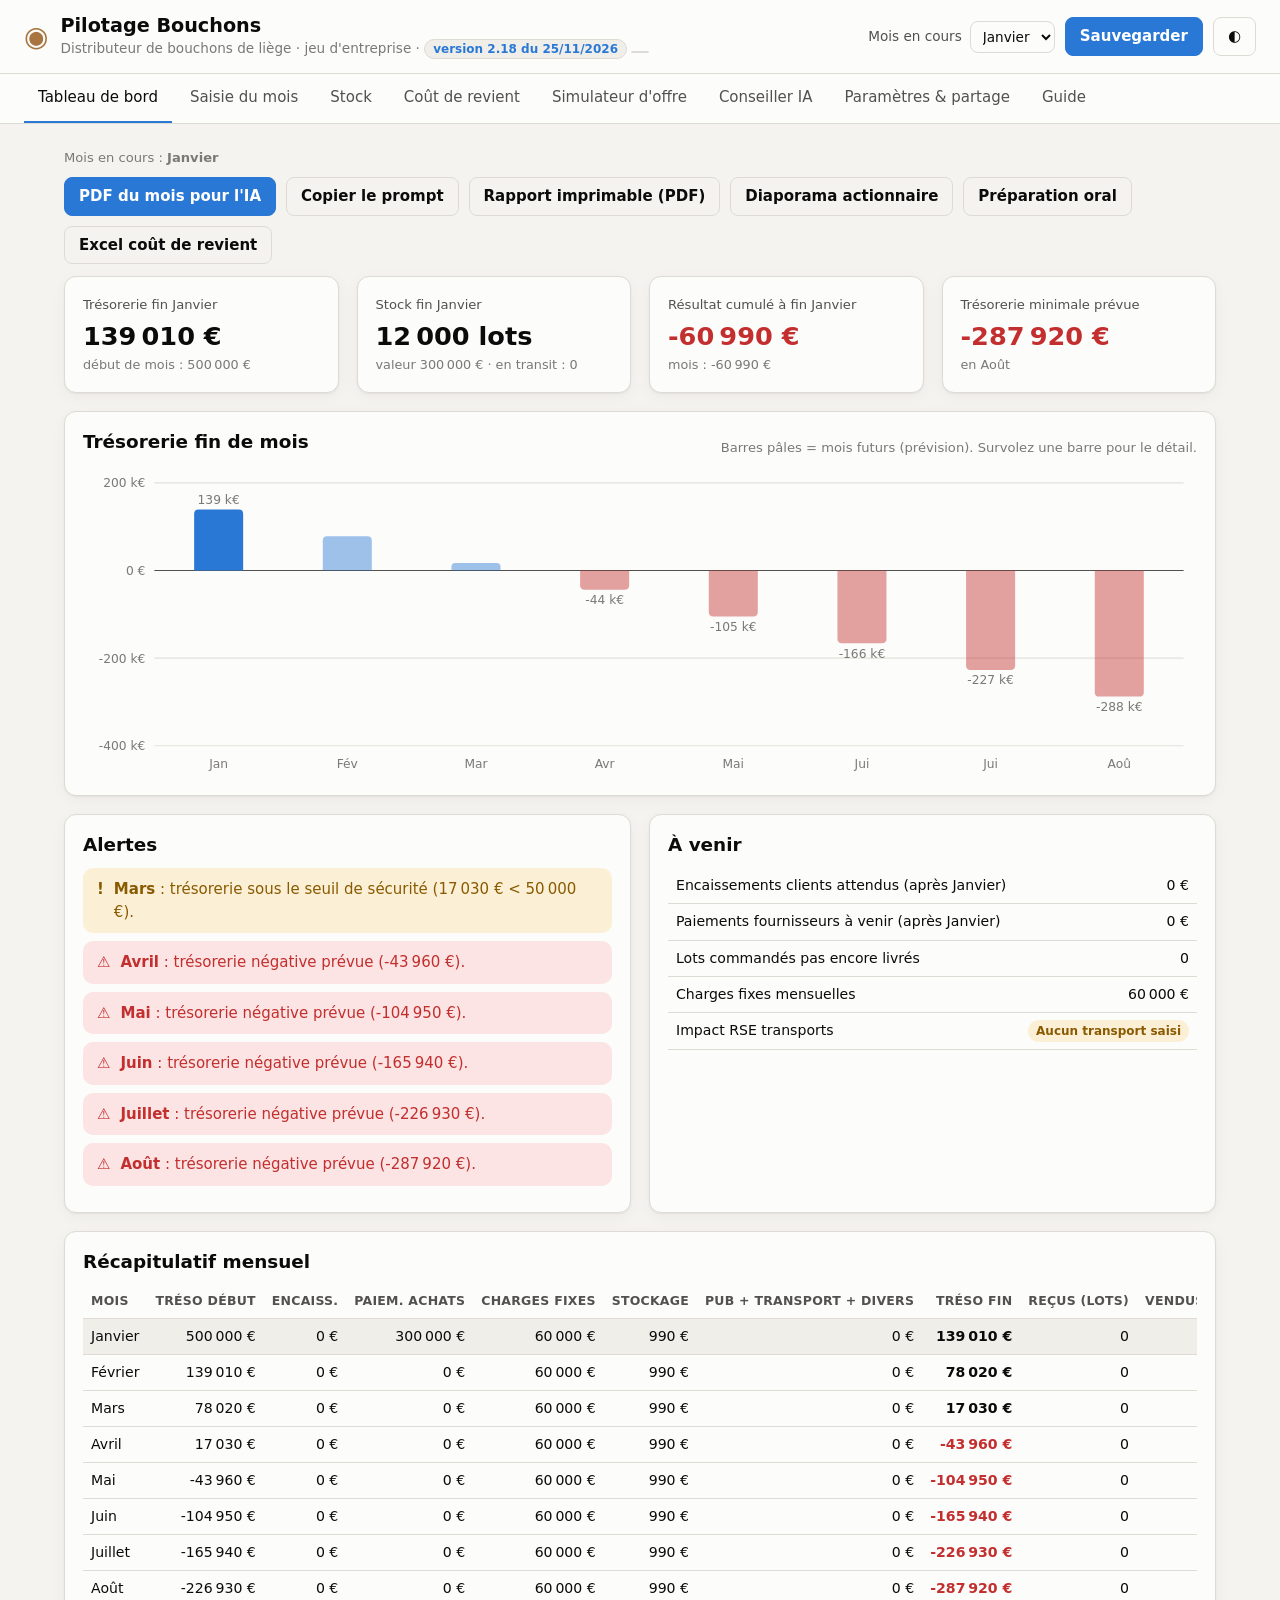
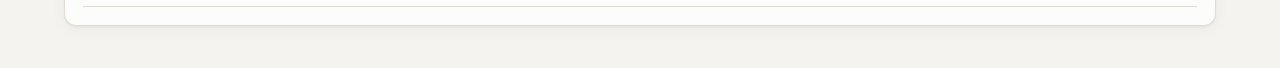
<file: index.html>
<!doctype html>
<html lang="fr">
<head>
  <meta charset="utf-8">
  <meta name="viewport" content="width=device-width, initial-scale=1">
  <title>Pilotage Bouchons</title>
  <meta name="description" content="Suivi de trésorerie, de stock et conseiller stratégique pour le jeu d'entreprise (distributeur de bouchons de liège).">
  <link rel="stylesheet" href="style.css?v=2.18">
</head>
<body>
  <header class="topbar">
    <div class="brand">
      <span class="logo" aria-hidden="true">◉</span>
      <div>
        <h1>Pilotage Bouchons</h1>
        <p class="sub">Distributeur de bouchons de liège · jeu d'entreprise · <span class="version" id="appVersion">version …</span> <span class="version cloud" id="cloudStatus" hidden></span></p>
      </div>
    </div>
    <div class="top-actions">
      <label class="cur-month">Mois en cours
        <select id="currentMonth"></select>
      </label>
      <button class="btn" id="backupBtn" title="Enregistre une copie de toutes vos valeurs dans le navigateur et télécharge un fichier de sauvegarde">Sauvegarder</button>
      <button class="btn ghost" id="themeBtn" title="Changer de thème">◐</button>
    </div>
  </header>

  <nav class="tabs" role="tablist">
    <button class="tab active" data-tab="dashboard">Tableau de bord</button>
    <button class="tab" data-tab="mois">Saisie du mois</button>
    <button class="tab" data-tab="stock">Stock</button>
    <button class="tab" data-tab="revient">Coût de revient</button>
    <button class="tab" data-tab="simu">Simulateur d'offre</button>
    <button class="tab" data-tab="ia">Conseiller IA</button>
    <button class="tab" data-tab="params">Paramètres &amp; partage</button>
    <button class="tab" data-tab="guide">Guide</button>
  </nav>

  <main>
    <section id="tab-dashboard" class="panel active"></section>
    <section id="tab-mois" class="panel"></section>
    <section id="tab-stock" class="panel"></section>
    <section id="tab-revient" class="panel"></section>
    <section id="tab-simu" class="panel"></section>
    <section id="tab-ia" class="panel"></section>
    <section id="tab-params" class="panel"></section>
    <section id="tab-guide" class="panel guide">
      <div class="card">
        <h2>Guide du site</h2>
        <p>Ce guide explique chaque onglet, chaque chiffre affiché et la façon dont il est calculé. Les calculs suivent les règles du jeu : charges fixes, livraison industriel à 30 jours, fourchettes de prix, stockage à 0,33 %.</p>
        <div class="alert info"><span class="ico">i</span><span><b>Vos données</b> sont enregistrées automatiquement dans votre navigateur à chaque modification. Elles restent après une actualisation ou une mise à jour du site. Elles ne sont pas partagées automatiquement avec les autres appareils : pensez à faire régulièrement un <b>Exporter (.json)</b> dans « Paramètres &amp; partage », qui sert aussi de sauvegarde.</span></div>
        <nav class="toc">
          <a href="#g-principes">Principes de calcul</a>
          <a href="#g-dashboard">Tableau de bord</a>
          <a href="#g-mois">Saisie du mois</a>
          <a href="#g-naturels">Bouchons naturels</a>
          <a href="#g-stock">Stock</a>
          <a href="#g-revient">Coût de revient</a>
          <a href="#g-simu">Simulateur d'offre</a>
          <a href="#g-aides">Aides à la décision</a>
          <a href="#g-ia">Conseiller IA</a>
          <a href="#g-cloud">Synchronisation en ligne</a>
          <a href="#g-sauvegardes">Sauvegardes</a>
          <a href="#g-params">Paramètres &amp; partage</a>
        </nav>
      </div>

      <div class="card" id="g-principes">
        <h2>Principes de calcul (valables partout)</h2>
        <h3>Le mois en cours</h3>
        <p>Le sélecteur « Mois en cours » en haut à droite indique où vous en êtes dans le jeu. Les mois <b>avant ou égaux</b> sont considérés comme joués ; les mois <b>après</b> sont une <b>prévision</b> calculée à partir de ce que vous avez déjà saisi (achats, paiements à venir, charges fixes…).</p>
        <h3>Trésorerie</h3>
        <div class="formula">Trésorerie fin de mois = Trésorerie début + Encaissements − Décaissements</div>
        <ul>
          <li><b>Trésorerie de départ</b> (début janvier) = capital de départ (500 000 €).</li>
          <li><b>Encaissements du mois</b> = toutes les ventes dont <i>mois de vente + délai de paiement client</i> tombe ce mois-ci. Comptant = même mois, 30 jours = mois suivant, 60 jours = deux mois après.</li>
          <li><b>Décaissements du mois</b> = salaires + frais de structure + frais de stockage + publicité + coûts de transport + autres dépenses + <b>paiements fournisseurs exigibles</b>.</li>
          <li><b>Paiements fournisseurs exigibles</b> = achats <b>validés</b> dont <i>mois d'achat + délai de paiement</i> tombe ce mois-ci (comme dans le jeu : « à la commande » = le mois même, « à la livraison » = le mois suivant, « 30 j après la livraison » = 2 mois après la commande, « 60 j après la livraison » = 3 mois après), plus le stock de départ (12 000 × 25 € = 300 000 €) payé fin janvier.</li>
        </ul>
        <h3>Stock</h3>
        <div class="formula">Stock fin = Stock début + Lots reçus − Lots vendus</div>
        <ul>
          <li><b>Lots reçus</b> : un achat validé chez un industriel arrive <b>au début du mois suivant</b> (livraison 30 jours) ; un achat à un distributeur arrive tout de suite (instantané).</li>
          <li><b>Lots vendus</b> = lots livrés aux segments (étape A) + « autres ventes ».</li>
          <li><b>En transit</b> = lots achetés et validés mais pas encore reçus.</li>
          <li>Chaque produit (Agglomérés, Q1 à Q4) a son propre stock.</li>
        </ul>
        <h3>Coût moyen (CMUP)</h3>
        <div class="formula">Coût moyen = (Valeur du stock + Valeur des lots commandés ce mois) ÷ (Lots en stock + Lots commandés ce mois)</div>
        <p>C'est le coût moyen pondéré, calculé <b>comme le jeu</b> : un achat compte dans le coût moyen <b>dès le mois de la commande</b>, même s'il n'arrive que le mois suivant. Exemple (votre janvier) : 12 000 lots à 25 € + 5 760 lots commandés à 20 € → (300 000 + 115 200) ÷ 17 760 = 23,38 €/lot. Les ventes du mois sortent du stock à ce coût.</p>
        <p>Les lots en transit sont comptés dans la valeur du stock (donc dans les frais de stockage), comme dans le compte de résultat du jeu. Le stock <b>vendable</b>, lui, ne compte que les lots déjà reçus. Pour les bouchons naturels : un lot Q1–Q4 trié vaut le coût moyen de la matière ; les frais de tri (2 €/lot) sont une charge du mois.</p>
        <h3>Frais de stockage</h3>
        <div class="formula">Stockage = 0,33 % × Valeur du stock en fin de mois (lots restants + lots en transit, au coût moyen)</div>
        <h3>Résultat (bénéfice ou perte)</h3>
        <div class="formula">Résultat = Chiffre d'affaires − Coût des lots vendus − Salaires − Frais de structure − Stockage − Publicité − Transport − Autres dépenses</div>
        <ul>
          <li><b>Chiffre d'affaires</b> = lots vendus × prix de vente.</li>
          <li><b>Coût des lots vendus</b> = lots vendus × coût moyen du produit.</li>
          <li><b>Marge brute</b> = chiffre d'affaires − coût des lots vendus.</li>
          <li>Le résultat ne dépend pas des délais de paiement : une vente à 60 jours compte dans le résultat du mois de vente, mais dans la trésorerie deux mois plus tard.</li>
        </ul>
        <h3>Prix de vente minimum rentable</h3>
        <div class="formula">Prix minimum = Coût moyen d'achat + (Salaires + Structure + Stockage + Publicité + Transport + Autres dépenses du mois) ÷ Lots vendus</div>
        <p>C'est le prix moyen par lot en dessous duquel le mois est en perte. Les lots vendus utilisés sont, dans l'ordre : les lots réellement livrés ce mois ; à défaut la demande saisie ; à défaut tout le stock vendable (cas le plus favorable). Le site donne aussi le prix pour 2 000, 5 000 et 10 000 lots. Exemple : coût 25 €, 60 990 € de charges, 5 000 lots → 25 + 60 990 ÷ 5 000 = 37,20 €/lot.</p>
        <p>Il apparaît à côté du coût moyen (onglet Stock) et dans la planification, où chaque prix de segment est marqué « rentable » ou « sous le seuil ».</p>
        <h3>Prix effectif</h3>
        <p>Comme dans le jeu, un prix hors fourchette est ramené au plancher ou au plafond du segment. Un prix non saisi (0) compte comme le prix plancher.</p>
      </div>

      <div class="card" id="g-dashboard">
        <h2>Tableau de bord</h2>
        <table class="gtable"><tbody>
          <tr><th>Trésorerie fin [mois]</th><td>Trésorerie en fin de mois en cours (formule ci-dessus). « Début de mois » = trésorerie fin du mois précédent.</td></tr>
          <tr><th>Stock fin [mois]</th><td>Total des lots en stock en fin de mois, tous produits. « Valeur » = lots × coût moyen. « En transit » = lots commandés pas encore reçus.</td></tr>
          <tr><th>Résultat cumulé</th><td>Somme des résultats de janvier jusqu'au mois en cours. « Mois » = résultat du mois en cours seul.</td></tr>
          <tr><th>Trésorerie minimale prévue</th><td>La plus basse trésorerie de fin de mois sur toute l'année (mois joués + prévision). Si elle est négative, vous allez dans le rouge à ce mois-là si rien ne change.</td></tr>
          <tr><th>Graphique « Trésorerie fin de mois »</th><td>Une barre par mois. Bleu = positif, rouge = négatif. Barres pâles = mois futurs (prévision). Survolez une barre pour voir le détail : début, encaissements, décaissements, fin, stock.</td></tr>
          <tr><th>Alertes</th><td>Rouge : trésorerie négative prévue, ou ventes supérieures au stock disponible. Orange : trésorerie sous le seuil d'alerte (réglable dans Paramètres, 50 000 € par défaut).</td></tr>
          <tr><th>À venir</th><td>Encaissements clients attendus et paiements fournisseurs dus <b>après</b> le mois en cours ; lots en transit ; charges fixes mensuelles (salaires + structure) ; note RSE.</td></tr>
          <tr><th>Récapitulatif mensuel</th><td>Le détail de chaque mois : trésorerie début, encaissements, paiements d'achats, charges fixes, stockage, pub + transport + divers, trésorerie fin, lots reçus, lots vendus, stock fin, résultat. La ligne grisée est le mois en cours.</td></tr>
        </tbody></table>
      </div>

      <div class="card" id="g-mois">
        <h2>Saisie du mois</h2>
        <p>Les boutons de mois en haut permettent de saisir ou relire n'importe quel mois. Un point rouge signale un mois où la trésorerie finit en négatif. Les 4 indicateurs en haut concernent le mois affiché : trésorerie début et fin, <b>stock vendable</b> (stock début + lots reçus ce mois), résultat et marge brute.</p>
        <h3>Phase de planification · Positionnement marketing</h3>
        <ul>
          <li><b>Prix Agglomérés</b> par segment : recopiez le prix saisi dans Vinego. S'il sort de la fourchette, il est ramené au plancher/plafond (message affiché). Le badge vert indique la fourchette ; la <b>marge</b> = prix − coût moyen actuel des agglomérés.</li>
          <li><b>Délai de paiement</b> : comptant, 30 ou 60 jours. Il décale l'encaissement des ventes de ce segment.</li>
          <li><b>Publicité</b> : montant décaissé ce mois-ci et compté en charge. Dans le jeu, elle n'augmente la demande que sur le mois en cours.</li>
        </ul>
        <h3>Étape A · Répartir les livraisons</h3>
        <ul>
          <li><b>Demande</b> : recopiez le tableau « Quantité de produits commandés par les clients » du jeu.</li>
          <li><b>Livré</b> : si le stock suffit, il est rempli automatiquement = demande. En pénurie, saisissez la répartition (jamais plus que la demande) ou utilisez <b>Répartir automatiquement</b>.</li>
          <li><b>Répartir automatiquement</b> : sert d'abord les segments au prix effectif le plus élevé (à prix égal, celui qui paie le plus vite), jusqu'à épuisement du stock disponible (moins les « autres ventes » d'agglomérés).</li>
          <li><b>Perdu</b> = demande − livré : ventes parties chez les concurrents.</li>
          <li><b>CA</b> = livré × prix effectif. <b>Marge</b> = livré × (prix effectif − coût moyen).</li>
        </ul>
        <h3>Étape B · Négociations (achats)</h3>
        <ul>
          <li><b>Statut</b> : seules les offres <b>Validées</b> comptent dans la trésorerie et le stock. « En négociation » et « Refusée / annulée » sont gardées pour mémoire (lignes grisées).</li>
          <li><b>Livraison</b> : 30 jours (industriel) → reçu le mois suivant ; instantané (distributeur) → reçu ce mois.</li>
          <li><b>Paiement</b> : comptant, 30 ou 60 jours → mois où le montant sort de la trésorerie.</li>
          <li><b>Total</b> = lots × prix. Le badge « ↑ marché » apparaît si le prix des agglomérés dépasse le prix marché (21 €).</li>
          <li><b>Coût transport</b> : montant total en € (pas par lot), payé le mois de l'achat.</li>
        </ul>
        <h3>Autres ventes, autres dépenses, notes</h3>
        <ul>
          <li><b>Autres ventes</b> : ventes hors tableau de l'étape A (autres produits, revente à un distributeur…). Elles comptent dans le stock, le CA et la trésorerie.</li>
          <li><b>Autres dépenses / recettes</b> : montant positif = dépense, négatif = recette (ex. prêt reçu). Comptées le mois saisi.</li>
          <li><b>Charges automatiques</b> : le récapitulatif de ce que le site compte tout seul ce mois-là.</li>
          <li><b>Notes</b> : texte libre pour chaque phase ; l'IA les lit.</li>
        </ul>
      </div>

      <div class="card" id="g-naturels">
        <h2>Bouchons naturels, investissements et changements de paramètres</h2>
        <table class="gtable"><tbody>
          <tr><th>Changements en cours de jeu</th><td>Paramètres &amp; partage. Un paramètre (salaires, structure, taux de stockage) change <b>à partir d'un mois</b> : les mois d'avant gardent l'ancienne valeur. Exemple : salaires 150 000 € à partir de Mars.</td></tr>
          <tr><th>Investissements</th><td>Paramètres &amp; partage. Payés comptant au mois choisi (sortie de trésorerie). Chaque mois suivant, une <b>dotation aux amortissements</b> = montant ÷ (durée × 12) est comptée en charge dans le résultat, le coût de revient et le prix minimum rentable, sans sortie d'argent. Exemple : trieuses 30 000 € sur 5 ans → 500 €/mois.</td></tr>
          <tr><th>Matières (bouchons naturels)</th><td>Bouchons Espagne / Portugal / Maroc A, B, C. Elles s'achètent comme les autres lots à l'étape B (produit = la matière). Le stock racheté à STECKER (285 000 €, payé en Mars) se saisit comme un achat validé de matières, livraison instantanée, payé comptant en Mars.</td></tr>
          <tr><th>Production (trieuses)</th><td>Saisie du mois, carte « Production ». Chaque lot de matière trié devient des semi-finis Q1–Q4 selon les pourcentages du tableau « Trieuses » (modifiables dans Paramètres). <div class="formula">Coût d'un lot Q produit = coût moyen de la matière + frais de fabrication (2 €)</div> Les frais de fabrication sont payés le mois de la production. Hypothèse : les Q1–Q4 produits sont vendables le mois même.</td></tr>
          <tr><th>Besoins clients annoncés</th><td>Paramètres &amp; partage. Tableau du guide « Nouvelles activités » (Mars à Juin) : lots demandés par segment et par produit. Affiché en planification (« Besoins annoncés ») et à l'étape A. Il remplace la moyenne des mois passés pour la <i>demande attendue</i> des agglomérés (alerte de commande).</td></tr>
          <tr><th>Étape A · Q1–Q4</th><td>Saisie du mois. Même principe que les agglomérés : demande reçue, livré, perdu, CA, marge, par segment et par qualité. Livré est rempli automatiquement si le stock trié suffit. « Répartir automatiquement » sert aussi les Q1–Q4 (segments les mieux payés d'abord).</td></tr>
          <tr><th>Quoi acheter maintenant</th><td>Étape B. Besoins annoncés du mois prochain − stock prévu (pour Q1–Q4 : stock trié + matière disponible une fois triée) = manque. Pour les Q, le site calcule combien de lots d'Espagne A, B ou C acheter pour couvrir toutes les qualités manquantes : <div class="formula">Lots à acheter = max sur Q1..Q4 de (manque de la qualité ÷ % de cette qualité)</div> et le coût (prix moyen annoncé + 2 € de tri). La moins chère est signalée.</td></tr>
          <tr><th>Capacité de tri</th><td>Paramètres → Production. Si vous la renseignez, une alerte apparaît quand un mois trie plus que cette capacité.</td></tr>
          <tr><th>Rentabilité par prix (planification)</th><td>Sous chaque prix (Q1, Q2, Q3, Q4 et Agglomérés) : la fourchette, la <b>marge</b> = prix effectif − coût d'achat ou de production du produit, et <b>rentable</b> / <b>sous le seuil</b> en comparant au coût de revient par lot <b>de ce produit</b> (onglet Coût de revient). Le bandeau sous la planification donne le prix minimum rentable de chaque produit.</td></tr>
          <tr><th>Calculateur de tri</th><td>Dans la carte Production (Saisie du mois). <b>Si je trie…</b> : choisissez une matière et un nombre de lots → Q1, Q2, Q3, Q4 obtenus, frais de tri et coût d'un lot Q ; « Ajouter ce tri » l'enregistre dans le mois. <b>Je veux obtenir…</b> : saisissez les quantités de Q voulues (préremplies avec les besoins annoncés) → nombre de lots à trier pour chaque matière, coût et lots en trop ; la moins chère est signalée. Le calculateur ne modifie rien tant que vous ne cliquez pas sur « Ajouter ».</td></tr>
          <tr><th>Production par mois</th><td>Onglet Stock : lots de matière triés, Q1–Q4 produits, frais de tri et stock de chaque qualité en fin de mois, avec le total.</td></tr>
          <tr><th>Prix Q1–Q4 et niveau de publicité</th><td>Planification : chaque segment a des prix Q1–Q4 (comme dans le jeu) et un <b>niveau de publicité</b> ciblé : Aucune, Flyers 10 000 €, E-mailing 20 000 €, Visite de l'usine 50 000 €, et à partir d'Avril Démonstrations chez les clients 100 000 €. Ces coûts, la publicité agglomérés et la publicité bouchons naturels sont comptés dans « Publicité / marketing ». Une vente de Q1–Q4 dans « Autres ventes » reprend le prix planifié du segment.</td></tr>
        </tbody></table>
      </div>

      <div class="card" id="g-stock">
        <h2>Stock</h2>
        <table class="gtable"><tbody>
          <tr><th>Stock fin</th><td>Lots restants en fin de mois en cours (+ lots en transit).</td></tr>
          <tr><th>Coût moyen agglomérés</th><td>Coût moyen pondéré (CMUP) des agglomérés, comparé au prix marché.</td></tr>
          <tr><th>Couverture</th><td>Stock fin ÷ moyenne des lots vendus par mois (sur les mois où il y a eu des ventes) = nombre de mois de ventes que le stock permet de tenir.</td></tr>
          <tr><th>Coût de stockage du mois</th><td>0,33 % × valeur du stock en fin de mois.</td></tr>
          <tr><th>Stock par produit</th><td>Lots, coût moyen et valeur par produit, avec les fourchettes de prix de vente par segment (Vignerons / Caves / Négociants).</td></tr>
          <tr><th>Mouvements de stock</th><td>Par mois : stock début, lots commandés (achats validés du mois), reçus, vendus, stock fin, en transit, valeur fin. La barre « Niveau » compare le stock fin au plus haut niveau de l'année.</td></tr>
          <tr><th>Bilan RSE</th><td>Chaque lot transporté reçoit une note selon le transport : Train 1, Camion 2, Bateau 3, Avion 4. Score = moyenne pondérée par les lots. ≤ 1,5 : très bon · ≤ 2,3 : correct · au-delà : mauvais.</td></tr>
        </tbody></table>
      </div>

      <div class="card" id="g-revient">
        <h2>Coût de revient</h2>
        <p>Cet onglet applique la <b>méthode des coûts complets</b> du support de contrôle de gestion. Il sert à fixer vos prix de vente pour atteindre une marge donnée, et à voir quel produit et quel marché rapportent le plus.</p>
        <div class="formula">Coût de revient = (Coûts de production + Coûts hors production) ÷ Quantité vendue</div>
        <table class="gtable"><tbody>
          <tr><th>Coût de revient par produit</th><td>Tableau en haut de l'onglet : Agglomérés, Q1, Q2, Q3, Q4, utilisable <b>avant</b> les ventes pour fixer les prix. <div class="formula">Coût de revient / lot = coût d'achat ou de production + charges du mois réparties ÷ volume du produit</div> Coût d'achat / production : coût moyen du stock ; à défaut, prix marché (agglomérés) ou coût de la matière en stock + 2 € de tri (Q1–Q4 ont le même coût de production). Volume : lots vendus ce mois, sinon besoins annoncés. Charges réparties au prorata du CA prévu (volume × prix planifié, sinon milieu de fourchette). Pour chaque segment, badge « perte » si le prix max est sous le coût de revient, « marge &lt; X % » si rentable mais sous la marge visée.</td></tr>
          <tr><th>Mois analysé</th><td>Par défaut, le dernier mois (jusqu'au mois en cours) où il y a des ventes : le support travaille toujours sur le cycle précédent. Vous pouvez choisir un autre mois.</td></tr>
          <tr><th>Coûts de production</th><td>Valeur des sorties de stock = lots vendus × CMUP (coût moyen pondéré) du produit ce mois-ci. C'est le « coût des lots vendus » du résultat.</td></tr>
          <tr><th>Coûts hors production</th><td>Salaires + frais de structure + frais de stockage (0,33 % du stock final) + publicité + transport + autres dépenses (dont dotations aux amortissements si vous en saisissez).</td></tr>
          <tr><th>Charges directes / indirectes</th><td>Le transport saisi sur une vente est <b>direct</b> : il est affecté à cette vente. Tout le reste (salaires, structure, stockage, pub, transport des achats, autres) est <b>indirect</b> et réparti avec la clé de répartition.</td></tr>
          <tr><th>Clé de répartition</th><td>Par défaut le chiffre d'affaires, comme dans le support : un produit qui fait 66,67 % du CA reçoit 66,67 % des charges indirectes. Vous pouvez choisir « nombre de lots vendus » à la place.</td></tr>
          <tr><th>Coût / lot</th><td>Coût de revient ÷ lots vendus. En dessous de ce prix, la vente fait perdre de l'argent.</td></tr>
          <tr><th>Prix moyen, marge / lot, résultat, marge %</th><td>Prix moyen = CA ÷ lots. Marge / lot = prix moyen − coût / lot. Résultat = CA − coût de revient. Marge % = résultat ÷ CA.</td></tr>
          <tr><th>Prix pour X %</th><td>Prix de vente qui donne la marge visée (réglable, 20 % par défaut) : <i>coût / lot ÷ (1 − X %)</i>. Exemple : coût 36 €, marge 20 % → 36 ÷ 0,8 = 45 €. Badge rouge : ce prix dépasse le maximum de la fourchette client ; vert : le minimum de la fourchette suffit.</td></tr>
          <tr><th>Tableaux</th><td>Par produit, par marché (Vignerons, Caves, Négociants / Grands comptes, « Autre » pour une vente sans segment), par produit et par marché, puis l'évolution mois par mois. Le résultat total est égal au « résultat du mois » du tableau de bord.</td></tr>
        </tbody></table>
        <p class="muted small">Ces réglages (mois, clé, marge visée) ne modifient aucune donnée enregistrée.</p>
      </div>

      <div class="card" id="g-simu">
        <h2>Simulateur d'offre</h2>
        <p>Sert à tester une offre <b>sans rien enregistrer</b>. Le site fait une copie temporaire de vos données, y ajoute l'offre, et recalcule toute l'année.</p>
        <ul>
          <li><b>Impact</b> : vert si la trésorerie reste positive sur toute l'année, rouge sinon (avec le mois concerné), ou si le stock ne suffit pas.</li>
          <li><b>Avis sur le prix</b> : pour un achat, écart avec le prix marché × lots = surcoût ou économie. Pour une vente, marge unitaire = prix − coût moyen, et fourchette du segment.</li>
          <li><b>Tableau « Sans / Avec l'offre »</b> : trésorerie fin du mois choisi, trésorerie minimale de l'année, stock fin, résultat cumulé en fin d'année.</li>
          <li><b>Enregistrer cette offre</b> : ajoute réellement la ligne au mois choisi. Pensez à vérifier son statut ensuite.</li>
        </ul>
      </div>

      <div class="card" id="g-aides">
        <h2>Aides à la décision</h2>
        <table class="gtable"><tbody>
          <tr><th>Alerte de commande</th><td>Tableau de bord, Diagnostic et étape B. Elle apparaît quand le stock du mois prochain (stock restant + achats validés qui arrivent) est inférieur à la demande attendue + 10 %. <i>Demande attendue</i> = moyenne des 3 derniers mois où une demande a été saisie. Comme un industriel livre en 30 jours, c'est <b>ce mois-ci</b> qu'il faut négocier.</td></tr>
          <tr><th>Aide au choix des prix</th><td>Saisie du mois, sous la planification. Pour chaque segment, trois prix (bas, milieu, haut de la fourchette), la demande estimée et la marge sur coût d'achat (demande × (prix − coût moyen)). La demande est estimée par une droite prix → demande tirée de vos mois passés (au moins 2 prix différents), sinon on reprend la dernière demande observée. Le prix qui donne la plus grosse marge est marqué « conseillé ». <b>Appliquer les prix conseillés</b> les recopie dans la planification (après confirmation). L'estimation ne tient pas compte de la pub ni des concurrents.</td></tr>
          <tr><th>Prévu / réalisé</th><td>Saisie du mois. « Figer la prévision » enregistre une photo des chiffres attendus (demande et CA estimés avec vos prix, lots vendables, résultat estimé). Les valeurs prévues sont modifiables. Le réalisé se remplit quand vous saisissez la demande et les ventes ; l'écart montre où la prévision s'est trompée.</td></tr>
          <tr><th>Jusqu'où négocier ?</th><td>Simulateur d'offre, type « Achat ». <i>Prix max pour X % de marge</i> = prix de vente moyen attendu × (1 − X %) − charges par lot. <i>Prix max à l'équilibre</i> = prix de vente moyen − charges par lot. Prix de vente moyen = vos prix planifiés (sinon milieu de fourchette) pondérés par la dernière demande de chaque segment. Charges par lot = (salaires + structure + stockage + pub + autres du mois) ÷ demande attendue. <i>Lots max</i> = plus grande quantité achetable au prix et délai saisis sans trésorerie négative sur tout l'horizon. <i>Objectif d'ouverture</i> = le plus bas entre le prix marché et le prix max. Le tableau compare comptant / 30 / 60 jours pour la même offre.</td></tr>
          <tr><th>Historique des fournisseurs</th><td>Simulateur d'offre. Regroupe tous les achats saisis par fournisseur : nombre d'offres (et refusées), lots validés, prix moyen validé, meilleur prix vu, dernière offre.</td></tr>
          <tr><th>PDF du mois pour l'IA</th><td>Bouton en haut du tableau de bord et dans le Conseiller IA. Crée un dossier du <b>mois en cours</b> (situation, stock, décisions de planification et de négociation, ventes, production, notes) et de la préparation du <b>mois suivant</b> (besoins annoncés, fourchettes, quoi acheter, jusqu'où négocier, trésorerie prévue), avec les paramètres, le diagnostic et les règles du jeu. Choisissez « Enregistrer en PDF ». <b>Copier le prompt</b> copie le texte à donner à l'IA : il explique le jeu, les changements depuis mars (STECKER, bouchons naturels, tri, salaires, niveaux de pub) et demande la planification, les négociations, la trésorerie et les risques. Joignez le PDF dans Claude.ai, Gemini ou ChatGPT, puis collez le prompt.</td></tr>
          <tr><th>Rapport imprimable</th><td>Bouton en haut du tableau de bord. Ouvre l'impression avec synthèse, graphique, récapitulatif mensuel, coût de revient, stock, RSE, diagnostic et notes. Choisissez « Enregistrer en PDF » comme imprimante.</td></tr>
        </tbody></table>
      </div>

      <div class="card" id="g-ia">
        <h2>Conseiller IA</h2>
        <ul>
          <li><b>Diagnostic automatique</b> (gratuit, sans IA) : règles calculées en direct sur vos données. Marge par segment (bornes de la fourchette − coût moyen), nombre de lots à vendre pour couvrir les charges fixes (60 000 € ÷ marge par lot), demande perdue, alerte de commande, pub trop élevée par rapport au stock, prix hors fourchette ou sous le coût…</li>
          <li><b>Achat conseillé</b> = demande observée du mois × 1,1 − stock restant en fin de mois − lots déjà commandés qui arrivent le mois suivant.</li>
          <li><b>Gemini (gratuit)</b> : clé gratuite sur aistudio.google.com/apikey (compte Google, sans carte bancaire). Limitée en nombre de questions par minute et par jour ; Google peut utiliser les questions de l'offre gratuite pour améliorer ses modèles. Si la limite est atteinte, le site essaie un modèle plus léger, sinon attendez une minute.</li>
          <li><b>Claude (payant)</b> : clé API Anthropic, facturée à l'usage.</li>
          <li><b>Copier pour l'IA</b> (sans clé) : copie les règles, toutes vos données calculées et la question écrite. Collez-le dans Claude.ai, Gemini ou ChatGPT.</li>
          <li><b>Questions rapides</b> : un clic envoie la question à l'IA si une clé est enregistrée, sinon la copie pour l'IA.</li>
          <li>Dans tous les cas, l'IA reçoit les règles du jeu (Paramètres), les fourchettes de prix, le tableau mensuel calculé, vos saisies et vos notes. Elle ne modifie jamais vos données. Les clés restent dans votre navigateur.</li>
        </ul>
      </div>

      <div class="card" id="g-sauvegardes">
        <h2>Sauvegardes</h2>
        <ul>
          <li><b>Bouton « Sauvegarder »</b> (en haut, visible partout) : enregistre une copie datée de toutes vos valeurs dans le navigateur <b>et</b> télécharge un fichier <code>.json</code> dans vos Téléchargements. Le fichier est la protection la plus sûre : il reste même si le navigateur est vidé.</li>
          <li><b>Copies automatiques</b> : une à la première ouverture du site chaque jour, et une juste avant toute opération qui remplace vos données (ouverture d'un lien de partage, import d'un fichier, restauration, réinitialisation).</li>
          <li><b>Restaurer</b> : dans « Paramètres &amp; partage » → « Sauvegardes », choisissez une copie et cliquez sur Restaurer (vos valeurs actuelles sont d'abord sauvegardées, on peut donc toujours revenir en arrière). Pour un fichier téléchargé : « Importer (.json) ».</li>
          <li>Les 40 copies les plus récentes sont gardées. L'historique du chat IA et la clé API n'y sont pas inclus.</li>
        </ul>
      </div>

      <div class="card" id="g-cloud">
        <h2>Synchronisation en ligne (Supabase)</h2>
        <p>Avec la synchronisation, les données ne sont plus seulement dans votre navigateur : elles sont enregistrées en ligne et <b>tout le groupe voit et modifie les mêmes valeurs</b>. L'indicateur à côté du numéro de version affiche « En ligne ✓ » (vert), « Enregistrement… » (orange) ou « Hors ligne » (rouge).</p>
        <h3>Première configuration (une seule personne, une seule fois)</h3>
        <ol>
          <li>Créer un compte gratuit sur <b>supabase.com</b>, puis un nouveau projet (n'importe quel nom, région Europe).</li>
          <li>Dans le projet : <b>SQL Editor → New query</b>, coller tout le contenu du fichier <code>supabase.sql</code> du dépôt GitHub, puis <b>Run</b>.</li>
          <li>Dans <b>Project Settings → API</b> (ou le bouton « Connect ») : copier l'<b>URL du projet</b> et la <b>clé publique</b> (« anon » ou « publishable », jamais la clé « service_role » / « secret »).</li>
          <li>Sur le site : <b>Paramètres &amp; partage → Synchronisation en ligne</b>, coller l'URL et la clé, cliquer <b>Générer un code d'équipe</b>, indiquer votre prénom, puis <b>Connecter</b>. Vos valeurs actuelles sont envoyées en ligne.</li>
          <li>Cliquer <b>Copier le lien d'invitation</b> et l'envoyer au groupe (Discord…).</li>
        </ol>
        <h3>Pour les autres membres</h3>
        <p>Ouvrir le lien d'invitation, c'est tout. Le site se connecte et charge les données du groupe (les valeurs qui étaient dans leur navigateur sont d'abord mises dans Sauvegardes). Il demande le prénom une seule fois.</p>
        <h3>Comment ça marche</h3>
        <ul>
          <li>Chaque modification est envoyée environ 1 seconde après. Le site vérifie toutes les 10 secondes si quelqu'un d'autre a modifié et recharge alors les données (il attend que vous ayez fini de taper dans un champ).</li>
          <li><b>Modifications en même temps</b> : rien n'est écrasé en silence. Si quelqu'un a enregistré juste avant vous, le site charge sa version et met vos dernières modifs dans <b>Sauvegardes</b> (« vos modifs non envoyées »), pour que vous puissiez les ressaisir.</li>
          <li><b>Historique en ligne</b> : une copie au plus toutes les 10 minutes (300 copies), avec qui a modifié. « Restaurer » remet une ancienne version pour tout le groupe.</li>
          <li><b>Sans internet</b> : le site continue de marcher avec les données du navigateur et envoie les modifications au retour de la connexion.</li>
          <li><b>Sécurité</b> : sans le code d'équipe, personne ne peut lire ni modifier vos données. Le lien d'invitation contient ce code : ne l'envoyez qu'au groupe. La clé API Claude et l'historique du chat IA restent dans chaque navigateur.</li>
        </ul>
      </div>

      <div class="card" id="g-params">
        <h2>Paramètres &amp; partage</h2>
        <ul>
          <li><b>Paramètres du jeu</b> : capital, salaires, structure, taux de stockage, prix marché, seuil d'alerte, stock de départ. Une modification recalcule tout le site.</li>
          <li><b>Fourchettes de prix clients</b> : min/max par segment et par produit, utilisés pour ramener les prix dans les limites et pour les badges.</li>
          <li><b>Règles et infos du jeu</b> : texte lu par l'IA ; ajoutez-y toute nouvelle information du jeu.</li>
          <li><b>Copier un lien de partage</b> : met toutes vos données dans un lien. <b>Attention :</b> ouvrir ce lien remplace les données du navigateur qui l'ouvre.</li>
          <li><b>Exporter / Importer (.json)</b> : sauvegarde complète dans un fichier ; l'import remplace les données actuelles par celles du fichier.</li>
          <li><b>Tout réinitialiser</b> : efface toutes les données (demande confirmation). À n'utiliser qu'après un export.</li>
        </ul>
      </div>
    </section>
  </main>

  <div id="tooltip" class="tooltip" role="status" hidden></div>
  <div id="toast" class="toast" hidden></div>
  <section id="report" class="report" aria-hidden="true"></section>

  <script type="module" src="app.js?v=2.18"></script>
</body>
</html>
</file>
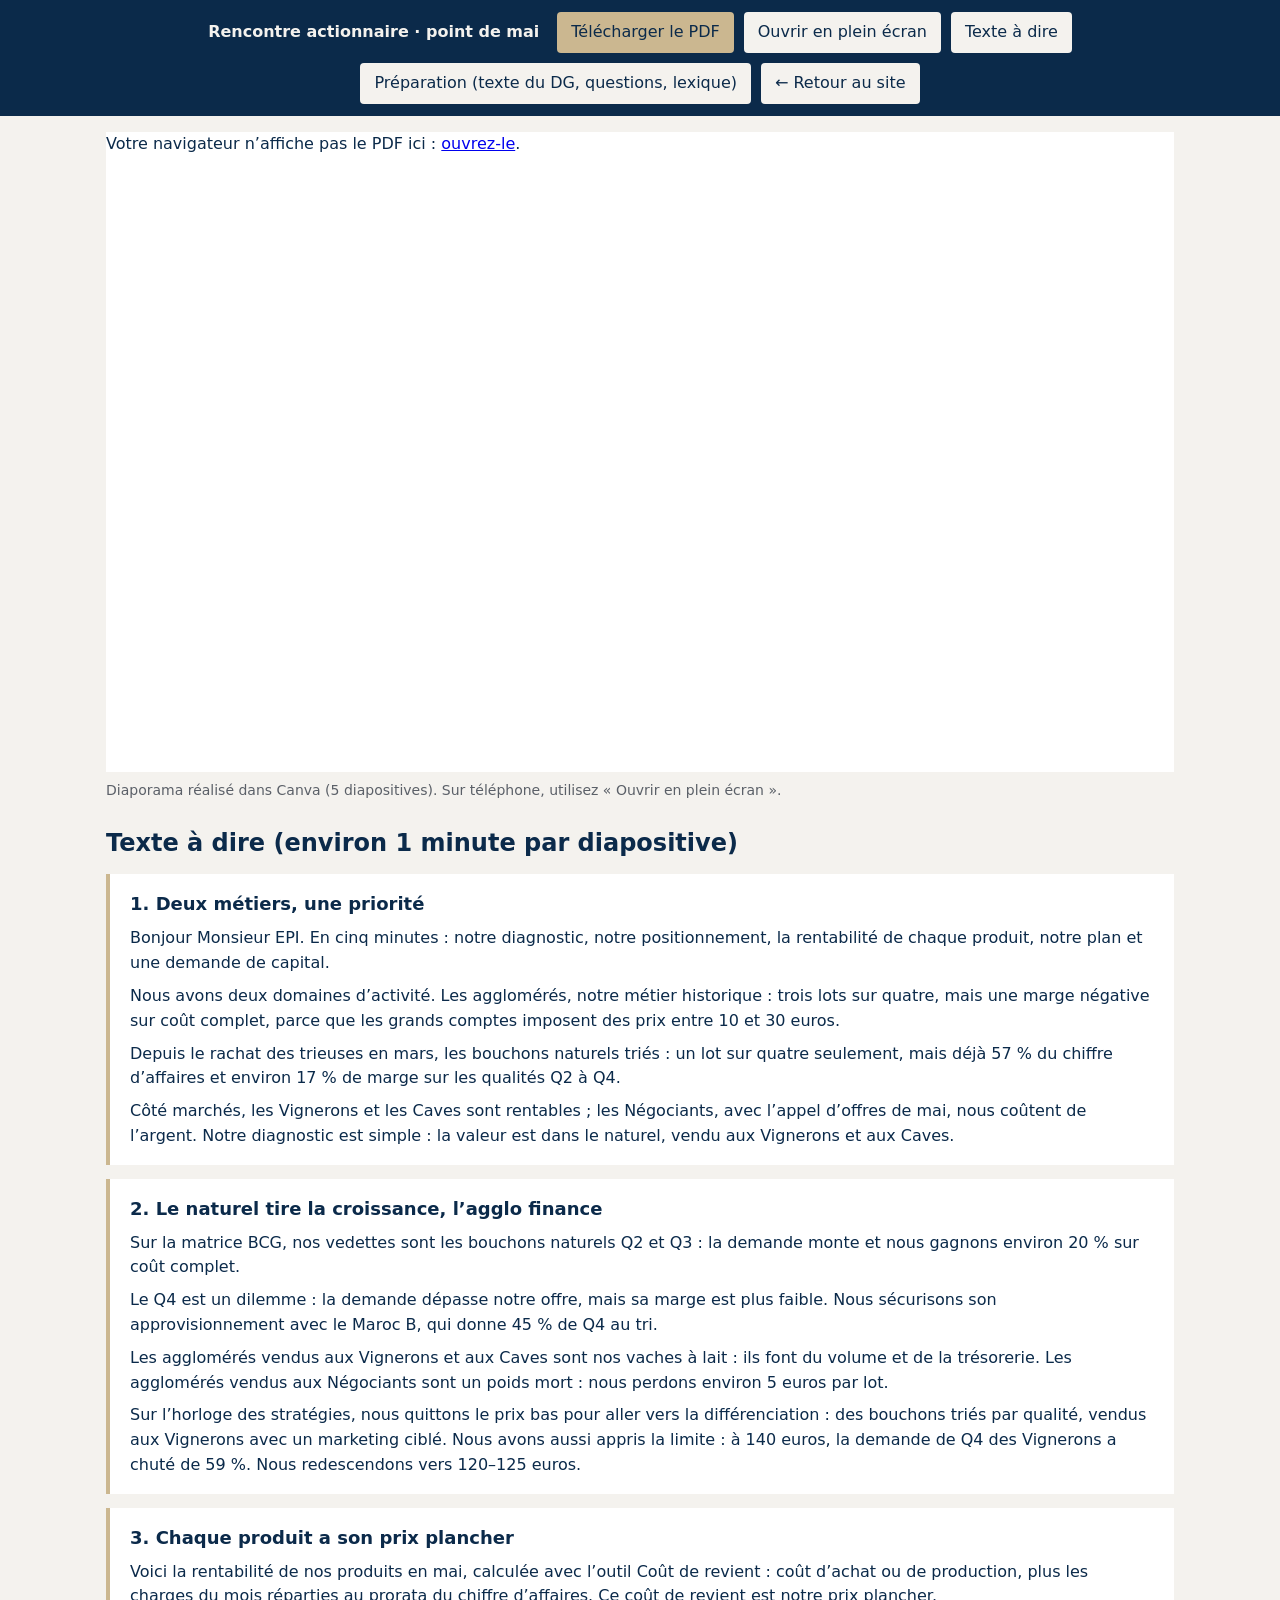
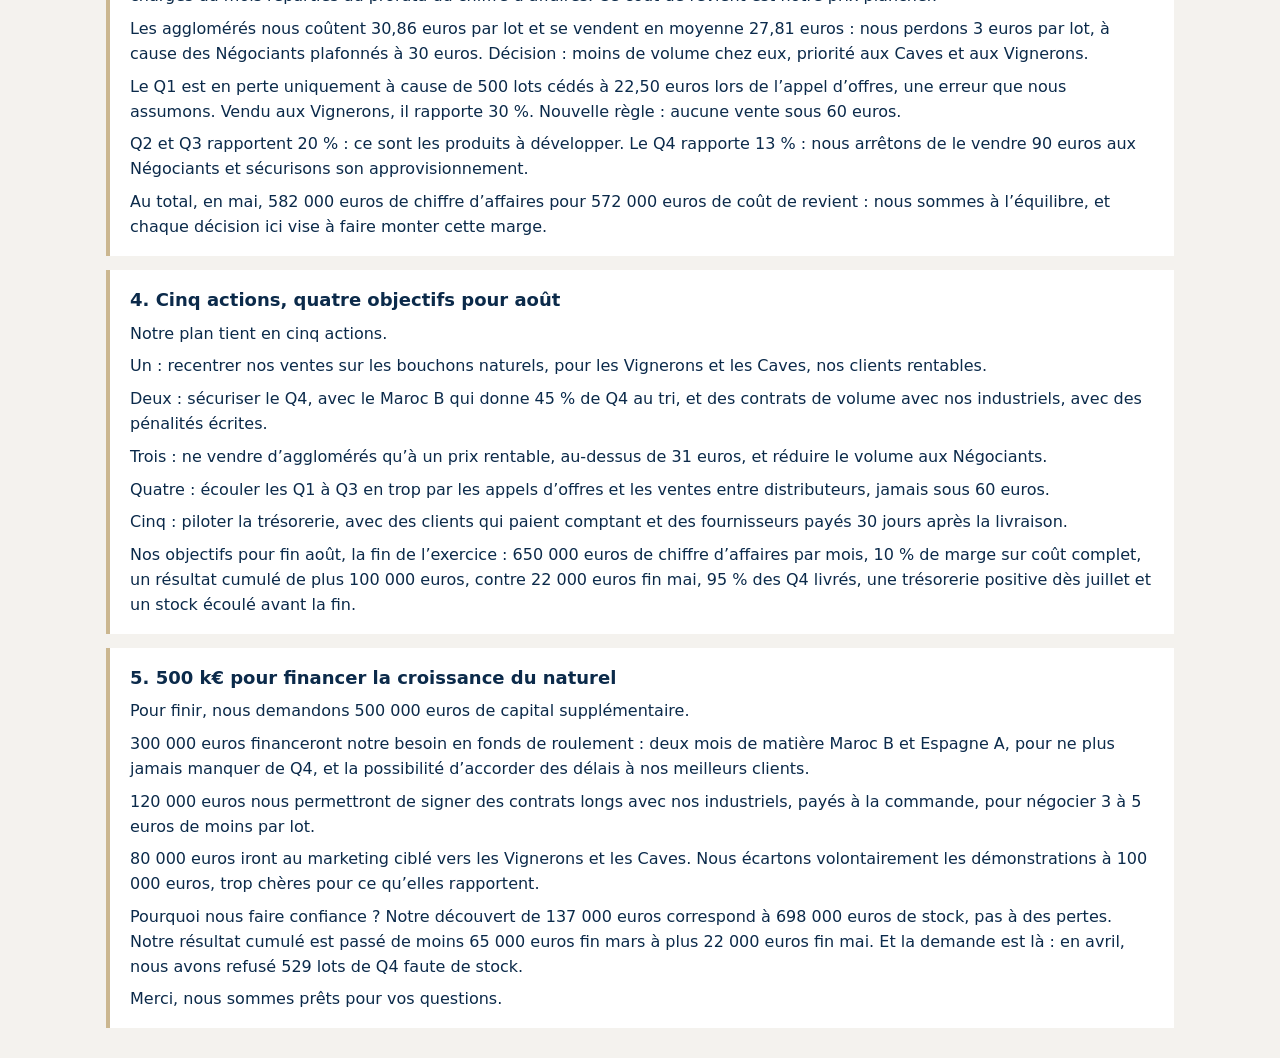
<file: diaporama.html>
<!doctype html>
<html lang="fr"><head><meta charset="utf-8"><meta name="viewport" content="width=device-width, initial-scale=1">
<title>Rencontre actionnaire</title>
<style>
* { margin: 0; box-sizing: border-box; }
body { background: #F4F2EE; color: #0B2A4A; font: 16px/1.55 system-ui, -apple-system, Segoe UI, Arial, sans-serif; }
.bar { position: sticky; top: 0; z-index: 2; display: flex; flex-wrap: wrap; gap: 10px; align-items: center; justify-content: center; padding: 12px 16px; background: #0B2A4A; color: #F4F2EE; }
.bar b { margin-right: 8px; }
.bar a { color: #0B2A4A; background: #F4F2EE; text-decoration: none; padding: 8px 14px; border-radius: 4px; }
.bar a.main { background: #CBB790; }
.wrap { max-width: 1100px; margin: 0 auto; padding: 16px; }
.pdf { width: 100%; height: min(80vh, 640px); border: 0; background: #fff; display: block; }
.hint { font-size: 14px; color: #5B6068; margin: 8px 0 24px; }
h1 { font-size: 24px; margin: 24px 0 12px; }
.note { background: #fff; border-left: 4px solid #CBB790; padding: 16px 20px; margin-bottom: 14px; }
.note h2 { font-size: 18px; margin-bottom: 8px; }
.note p + p { margin-top: 8px; }
</style></head>
<body>
<div class="bar"><b>Rencontre actionnaire · point de mai</b>
<a class="main" href="diaporama-actionnaire.pdf" download>Télécharger le PDF</a>
<a href="diaporama-actionnaire.pdf" target="_blank" rel="noopener">Ouvrir en plein écran</a>
<a href="#texte">Texte à dire</a>
<a href="preparation.html">Préparation (texte du DG, questions, lexique)</a>
<a href="./">← Retour au site</a></div>
<div class="wrap">
<object class="pdf" data="diaporama-actionnaire.pdf" type="application/pdf"><p>Votre navigateur n’affiche pas le PDF ici : <a href="diaporama-actionnaire.pdf">ouvrez-le</a>.</p></object>
<p class="hint">Diaporama réalisé dans Canva (5 diapositives). Sur téléphone, utilisez « Ouvrir en plein écran ».</p>
<h1 id="texte">Texte à dire (environ 1 minute par diapositive)</h1>
<section class="note"><h2>1. Deux métiers, une priorité</h2><p>Bonjour Monsieur EPI. En cinq minutes : notre diagnostic, notre positionnement, la rentabilité de chaque produit, notre plan et une demande de capital.</p><p>Nous avons deux domaines d’activité. Les agglomérés, notre métier historique : trois lots sur quatre, mais une marge négative sur coût complet, parce que les grands comptes imposent des prix entre 10 et 30 euros.</p><p>Depuis le rachat des trieuses en mars, les bouchons naturels triés : un lot sur quatre seulement, mais déjà 57 % du chiffre d’affaires et environ 17 % de marge sur les qualités Q2 à Q4.</p><p>Côté marchés, les Vignerons et les Caves sont rentables ; les Négociants, avec l’appel d’offres de mai, nous coûtent de l’argent. Notre diagnostic est simple : la valeur est dans le naturel, vendu aux Vignerons et aux Caves.</p></section><section class="note"><h2>2. Le naturel tire la croissance, l’agglo finance</h2><p>Sur la matrice BCG, nos vedettes sont les bouchons naturels Q2 et Q3 : la demande monte et nous gagnons environ 20 % sur coût complet.</p><p>Le Q4 est un dilemme : la demande dépasse notre offre, mais sa marge est plus faible. Nous sécurisons son approvisionnement avec le Maroc B, qui donne 45 % de Q4 au tri.</p><p>Les agglomérés vendus aux Vignerons et aux Caves sont nos vaches à lait : ils font du volume et de la trésorerie. Les agglomérés vendus aux Négociants sont un poids mort : nous perdons environ 5 euros par lot.</p><p>Sur l’horloge des stratégies, nous quittons le prix bas pour aller vers la différenciation : des bouchons triés par qualité, vendus aux Vignerons avec un marketing ciblé. Nous avons aussi appris la limite : à 140 euros, la demande de Q4 des Vignerons a chuté de 59 %. Nous redescendons vers 120–125 euros.</p></section><section class="note"><h2>3. Chaque produit a son prix plancher</h2><p>Voici la rentabilité de nos produits en mai, calculée avec l’outil Coût de revient : coût d’achat ou de production, plus les charges du mois réparties au prorata du chiffre d’affaires. Ce coût de revient est notre prix plancher.</p><p>Les agglomérés nous coûtent 30,86 euros par lot et se vendent en moyenne 27,81 euros : nous perdons 3 euros par lot, à cause des Négociants plafonnés à 30 euros. Décision : moins de volume chez eux, priorité aux Caves et aux Vignerons.</p><p>Le Q1 est en perte uniquement à cause de 500 lots cédés à 22,50 euros lors de l’appel d’offres, une erreur que nous assumons. Vendu aux Vignerons, il rapporte 30 %. Nouvelle règle : aucune vente sous 60 euros.</p><p>Q2 et Q3 rapportent 20 % : ce sont les produits à développer. Le Q4 rapporte 13 % : nous arrêtons de le vendre 90 euros aux Négociants et sécurisons son approvisionnement.</p><p>Au total, en mai, 582 000 euros de chiffre d’affaires pour 572 000 euros de coût de revient : nous sommes à l’équilibre, et chaque décision ici vise à faire monter cette marge.</p></section><section class="note"><h2>4. Cinq actions, quatre objectifs pour août</h2><p>Notre plan tient en cinq actions.</p><p>Un : recentrer nos ventes sur les bouchons naturels, pour les Vignerons et les Caves, nos clients rentables.</p><p>Deux : sécuriser le Q4, avec le Maroc B qui donne 45 % de Q4 au tri, et des contrats de volume avec nos industriels, avec des pénalités écrites.</p><p>Trois : ne vendre d’agglomérés qu’à un prix rentable, au-dessus de 31 euros, et réduire le volume aux Négociants.</p><p>Quatre : écouler les Q1 à Q3 en trop par les appels d’offres et les ventes entre distributeurs, jamais sous 60 euros.</p><p>Cinq : piloter la trésorerie, avec des clients qui paient comptant et des fournisseurs payés 30 jours après la livraison.</p><p>Nos objectifs pour fin août, la fin de l’exercice : 650 000 euros de chiffre d’affaires par mois, 10 % de marge sur coût complet, un résultat cumulé de plus 100 000 euros, contre 22 000 euros fin mai, 95 % des Q4 livrés, une trésorerie positive dès juillet et un stock écoulé avant la fin.</p></section><section class="note"><h2>5. 500 k€ pour financer la croissance du naturel</h2><p>Pour finir, nous demandons 500 000 euros de capital supplémentaire.</p><p>300 000 euros financeront notre besoin en fonds de roulement : deux mois de matière Maroc B et Espagne A, pour ne plus jamais manquer de Q4, et la possibilité d’accorder des délais à nos meilleurs clients.</p><p>120 000 euros nous permettront de signer des contrats longs avec nos industriels, payés à la commande, pour négocier 3 à 5 euros de moins par lot.</p><p>80 000 euros iront au marketing ciblé vers les Vignerons et les Caves. Nous écartons volontairement les démonstrations à 100 000 euros, trop chères pour ce qu’elles rapportent.</p><p>Pourquoi nous faire confiance ? Notre découvert de 137 000 euros correspond à 698 000 euros de stock, pas à des pertes. Notre résultat cumulé est passé de moins 65 000 euros fin mars à plus 22 000 euros fin mai. Et la demande est là : en avril, nous avons refusé 529 lots de Q4 faute de stock.</p><p>Merci, nous sommes prêts pour vos questions.</p></section>
</div>
</body></html>
</file>
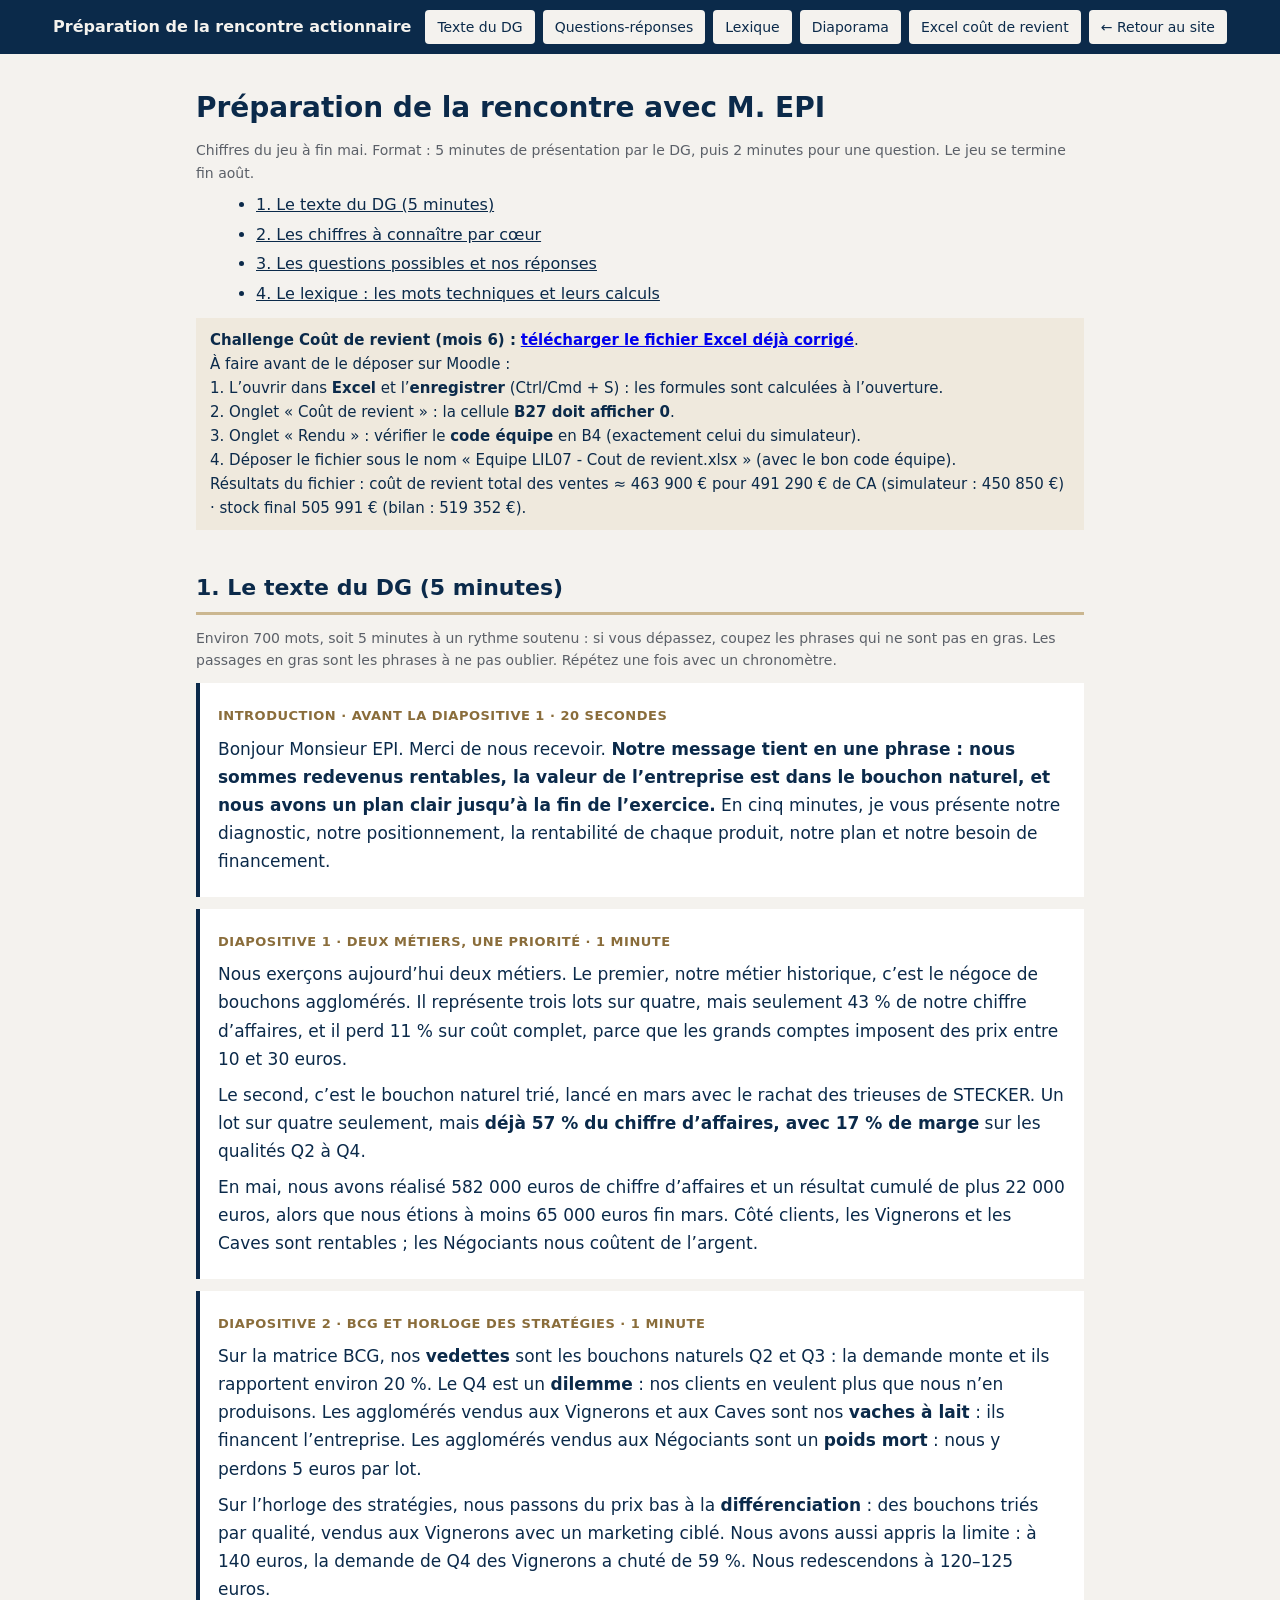
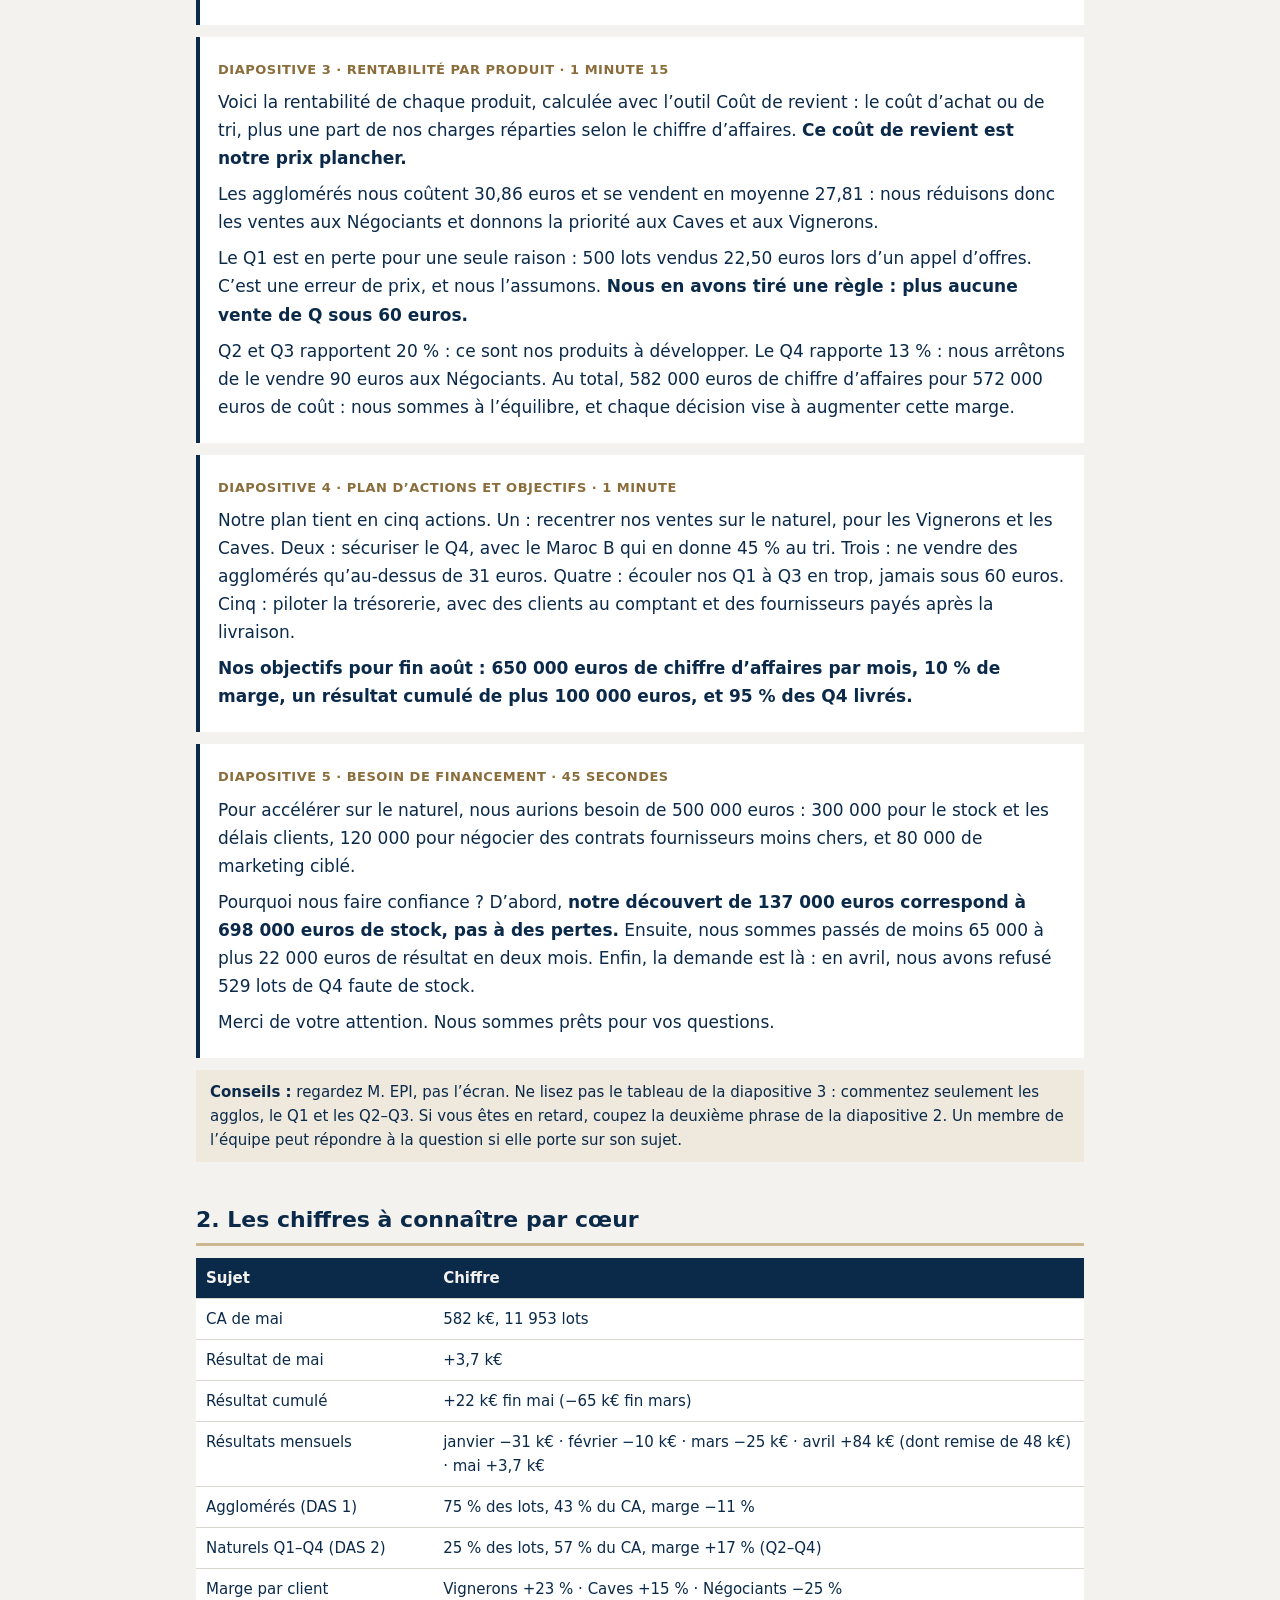
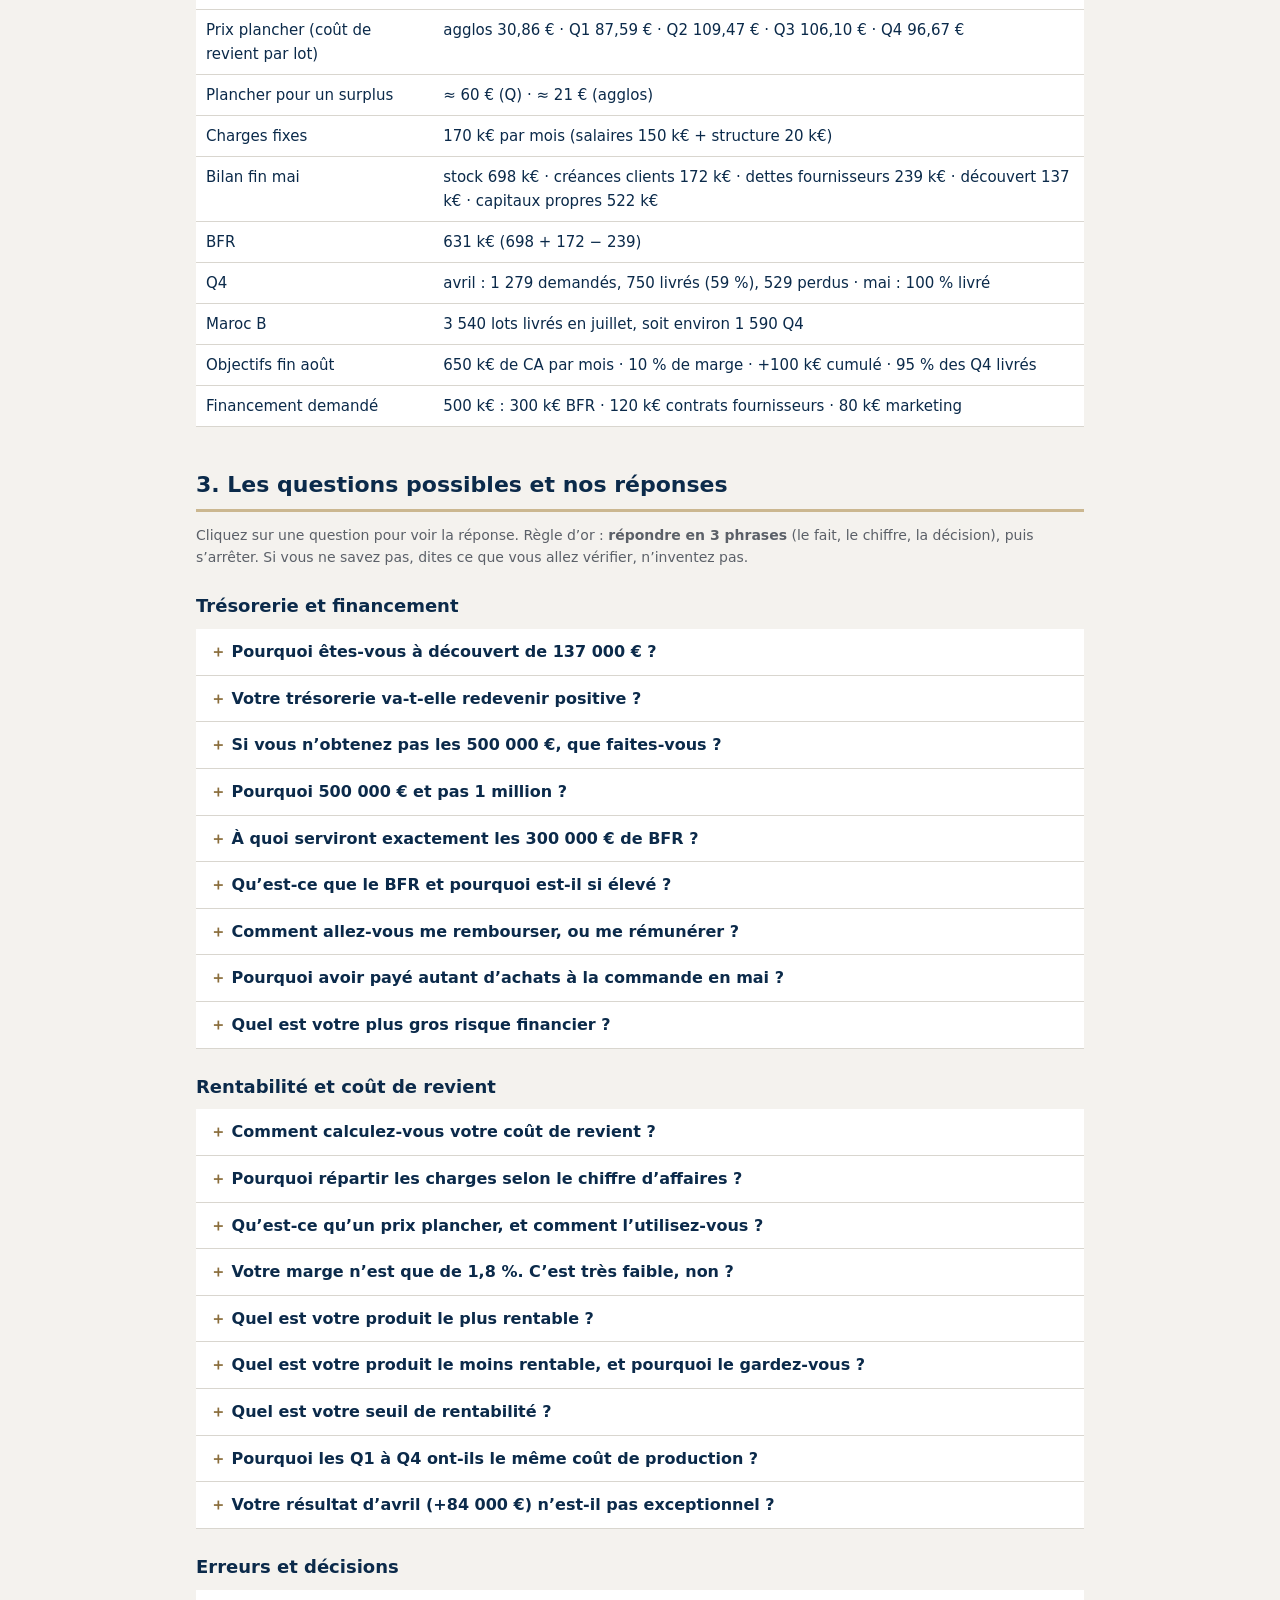
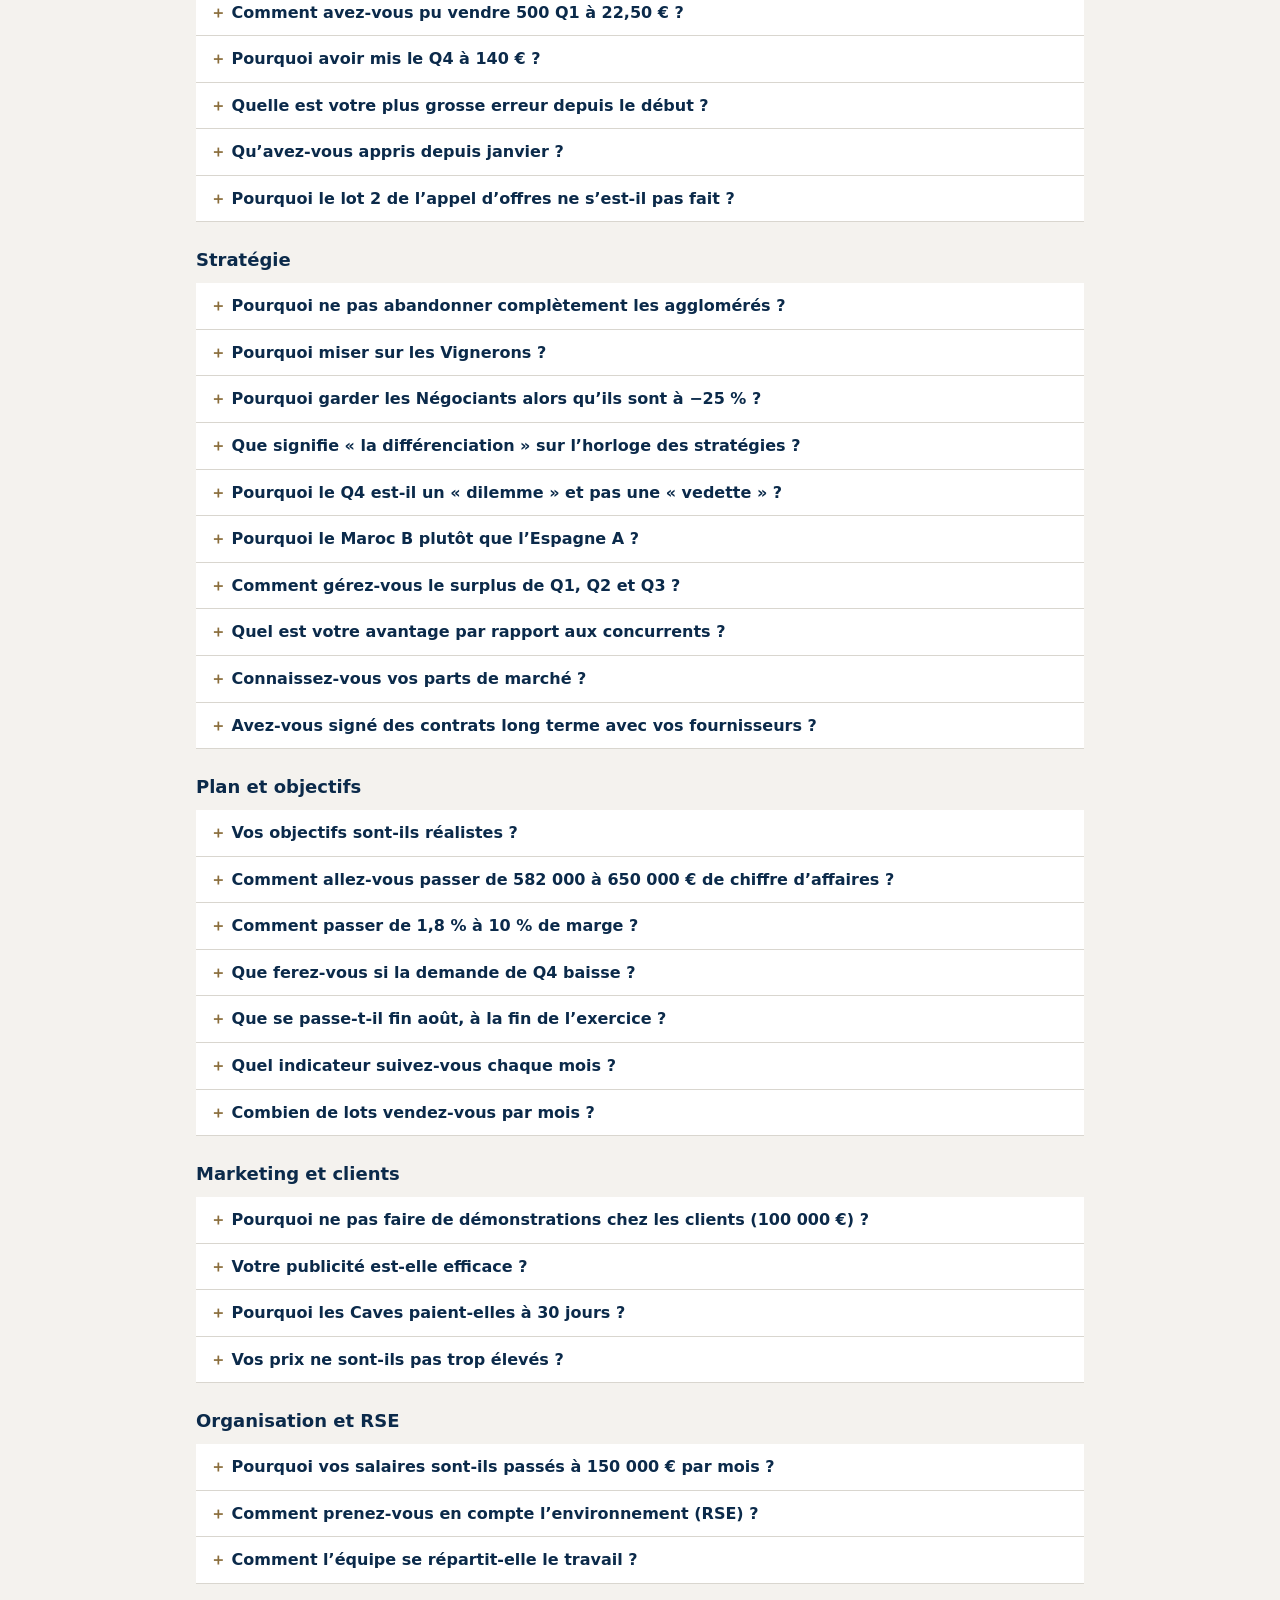
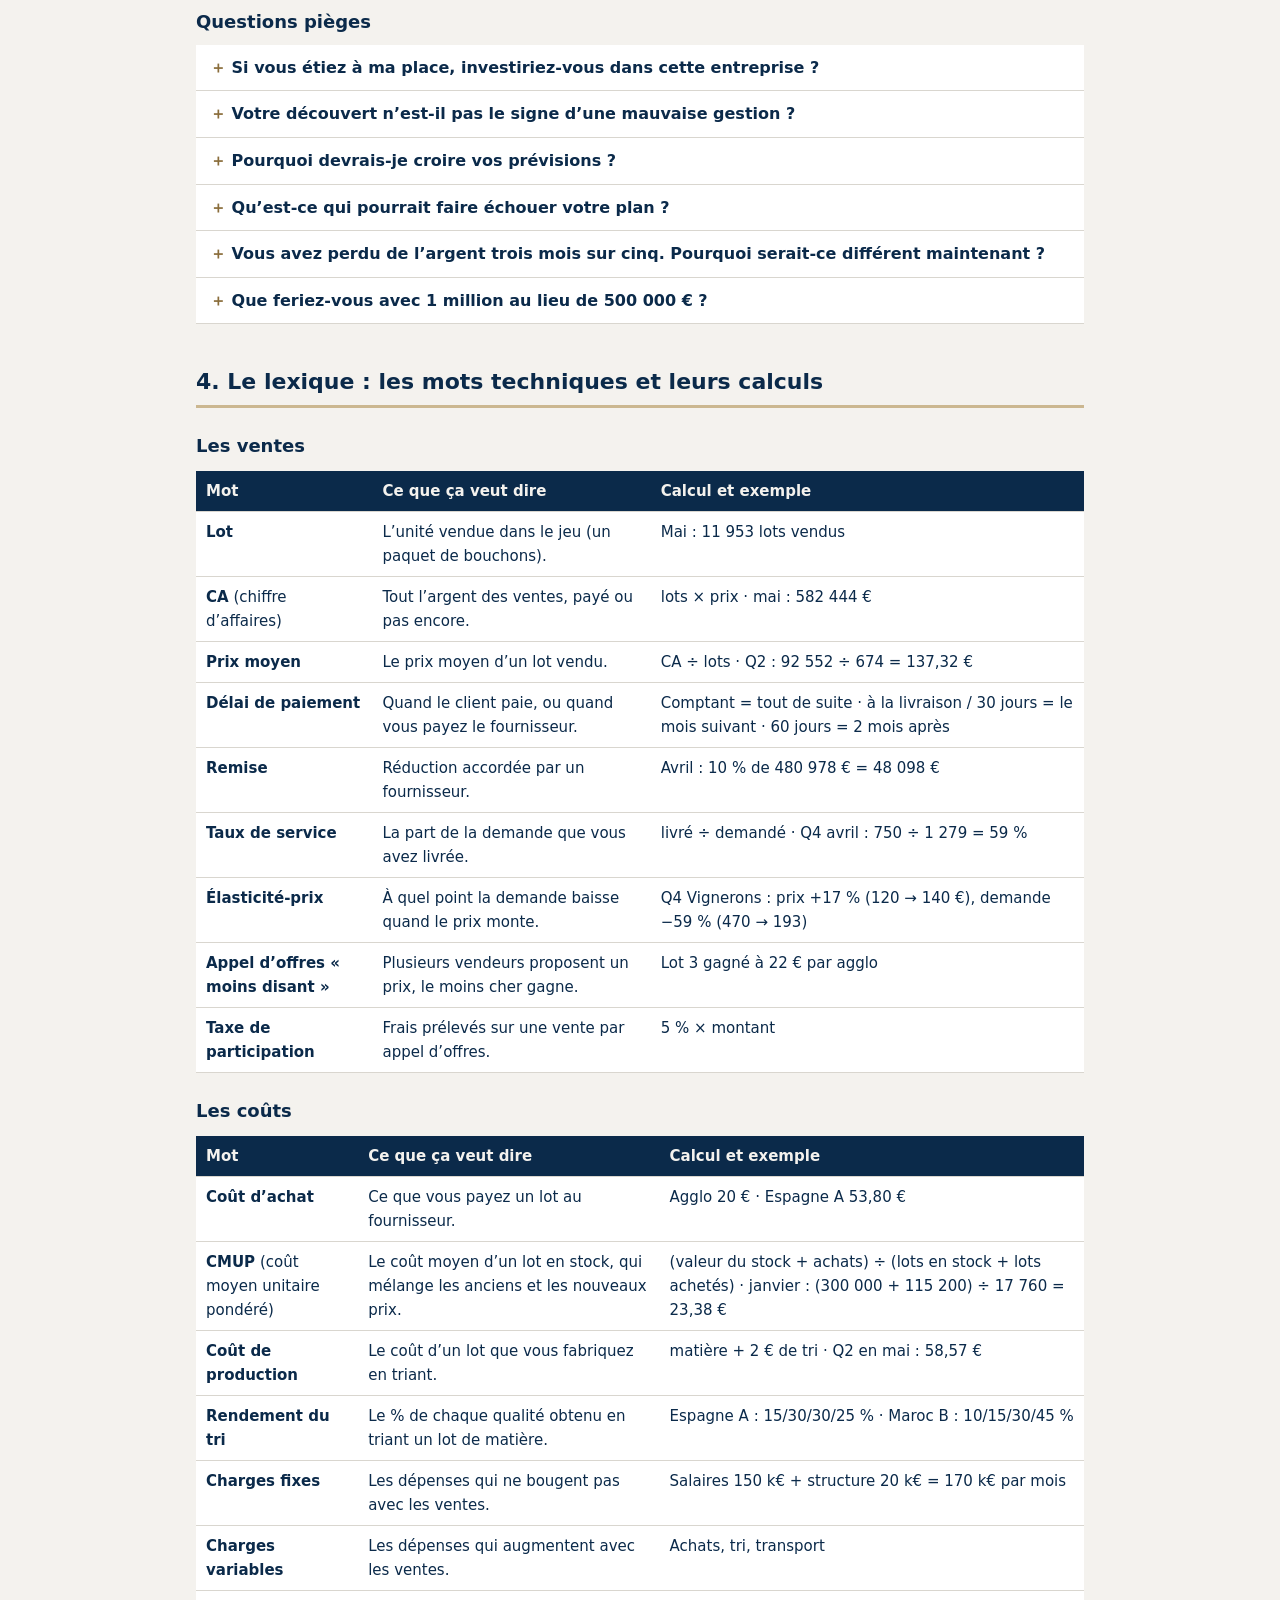
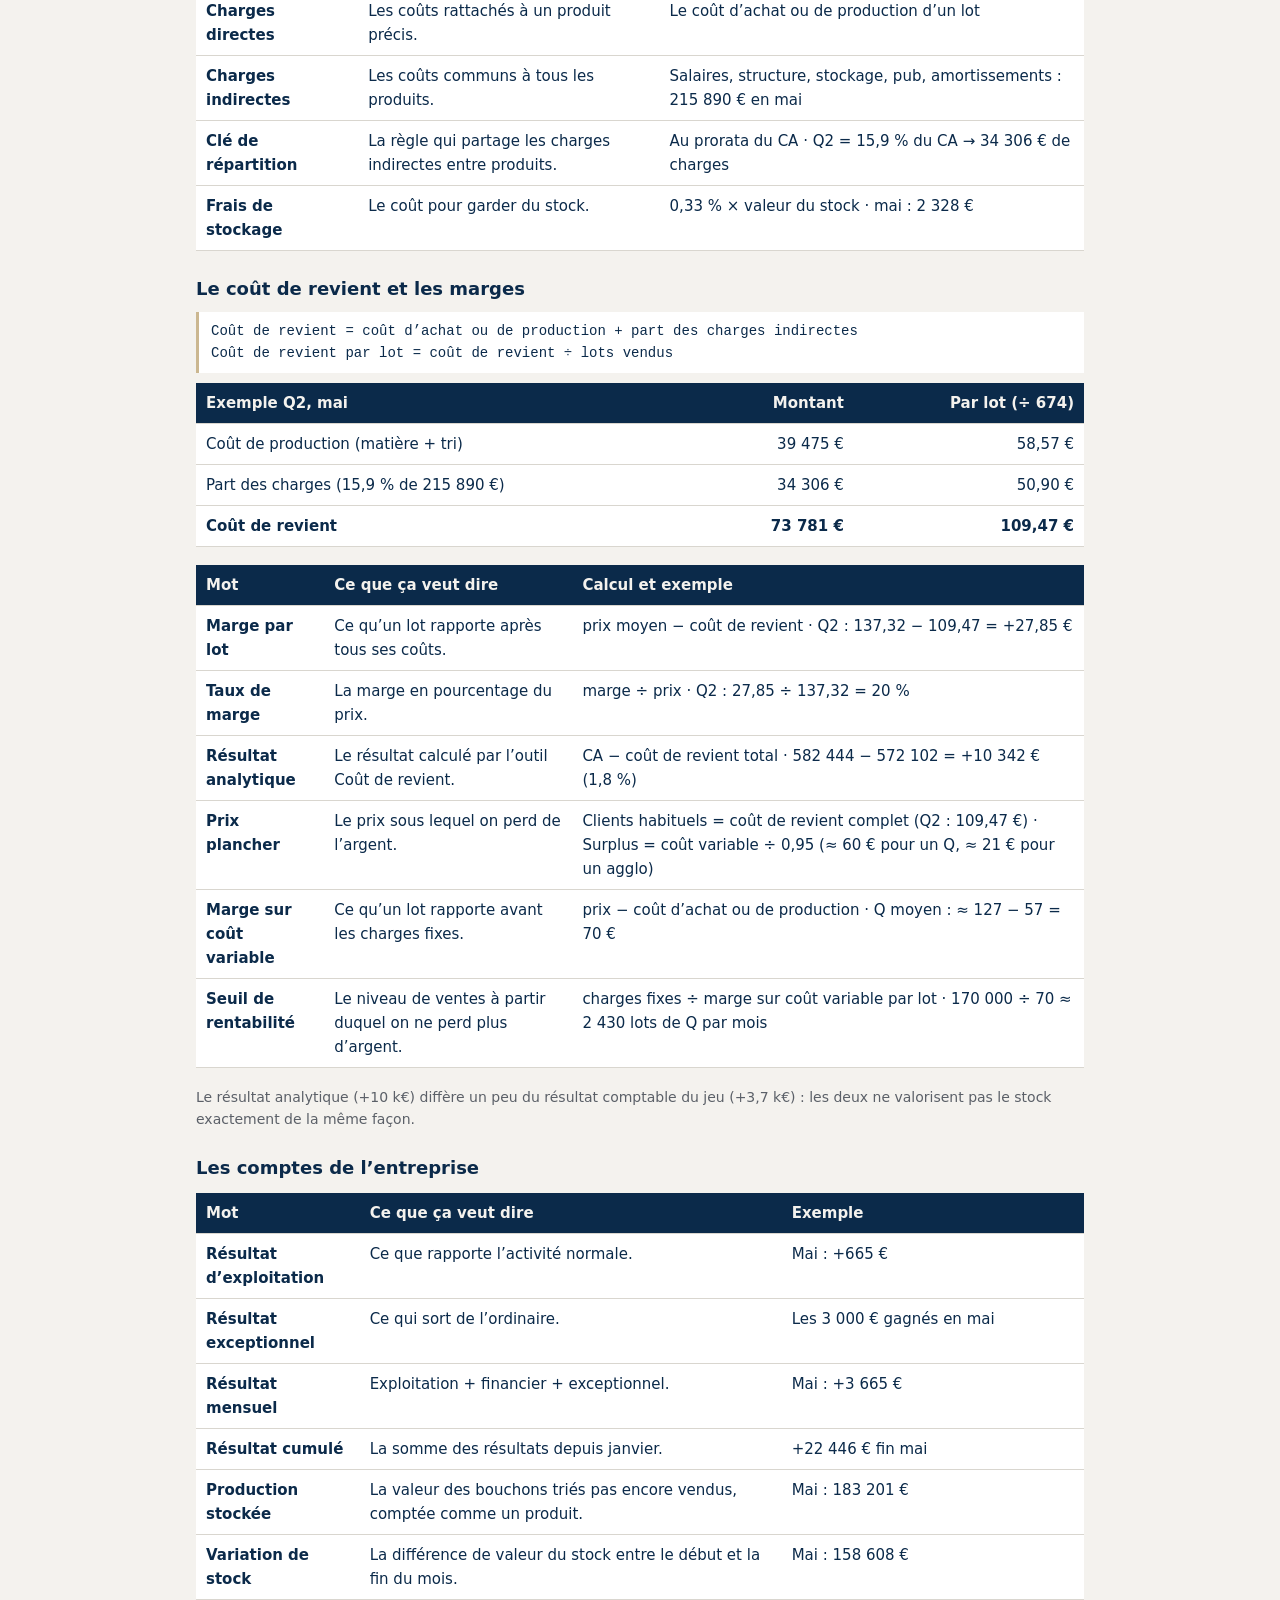
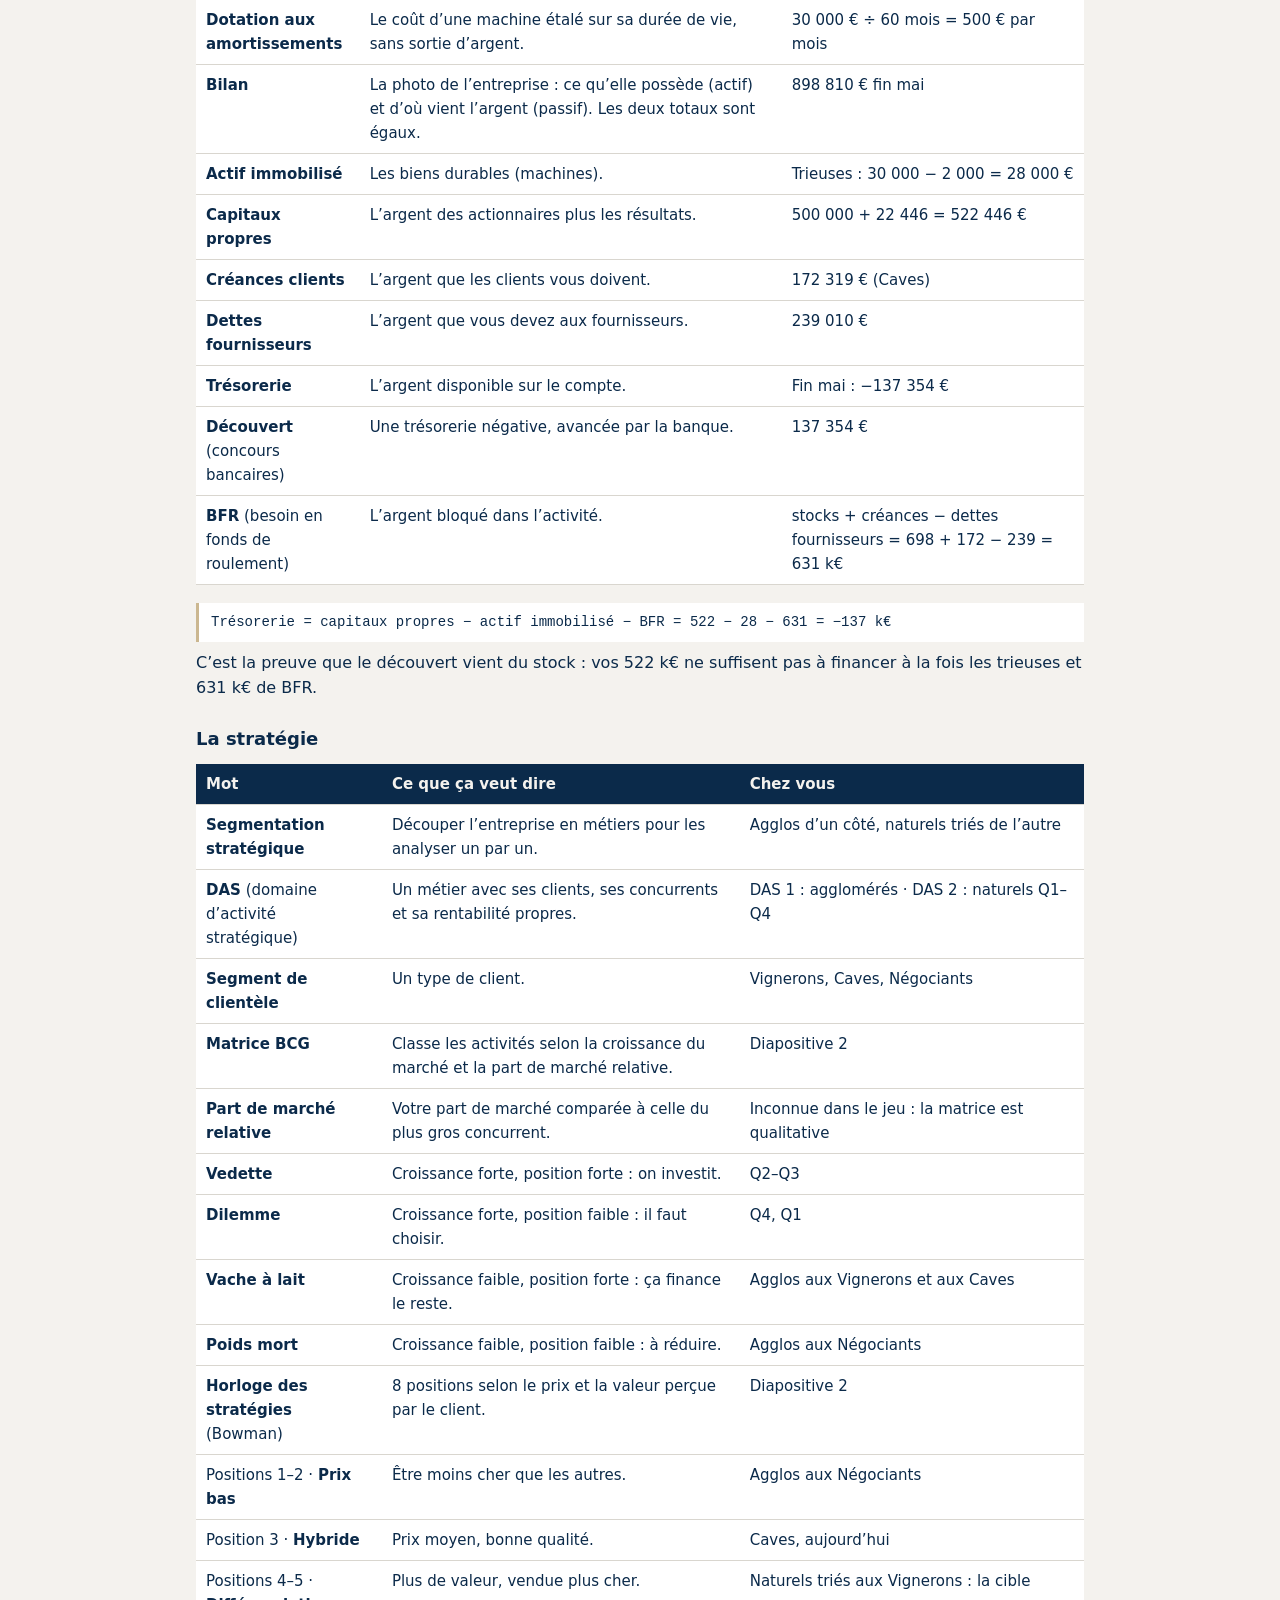
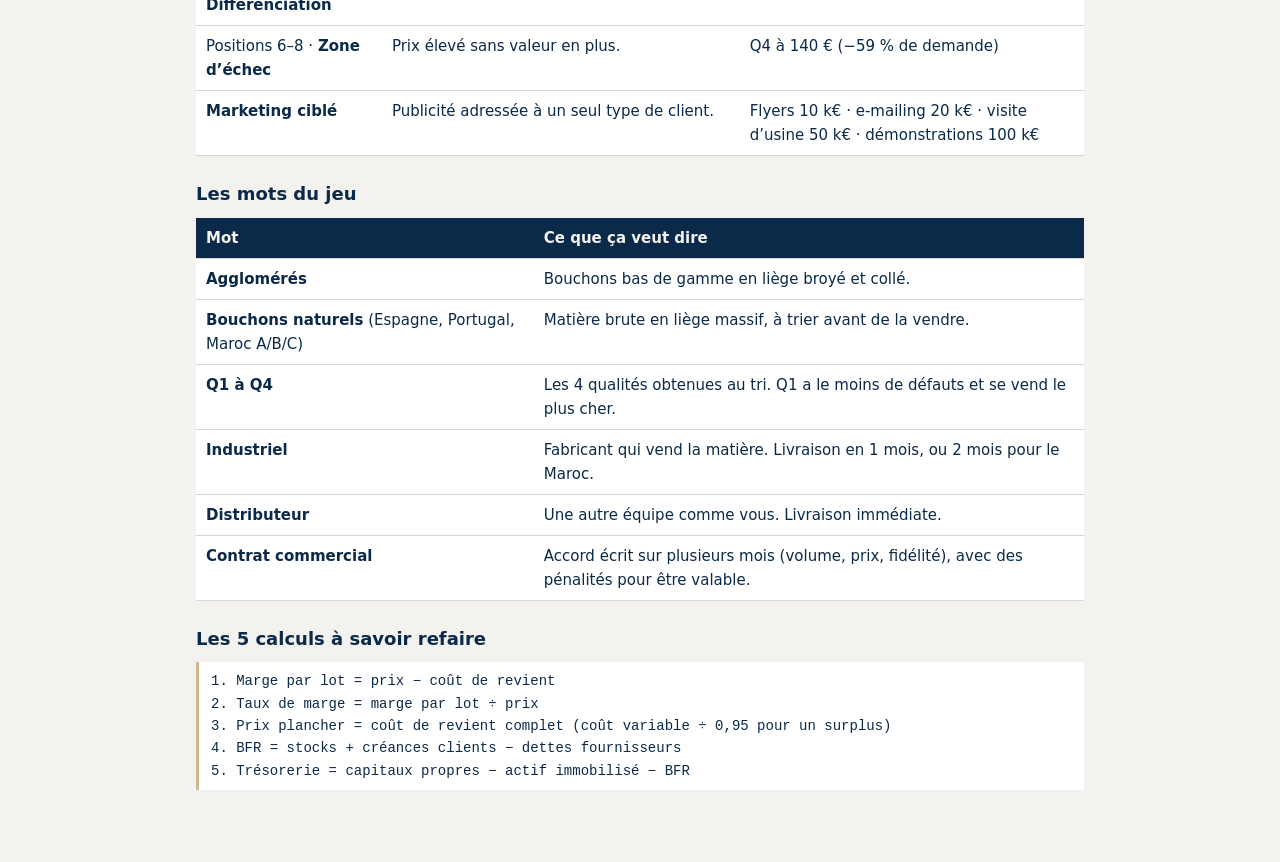
<file: preparation.html>
<!doctype html>
<html lang="fr">
<head>
<meta charset="utf-8">
<meta name="viewport" content="width=device-width, initial-scale=1">
<title>Préparation actionnaire</title>
<style>
* { margin: 0; box-sizing: border-box; }
body { background: #F4F2EE; color: #0B2A4A; font: 16px/1.6 system-ui, -apple-system, "Segoe UI", Arial, sans-serif; }
.bar { position: sticky; top: 0; z-index: 2; display: flex; flex-wrap: wrap; gap: 8px; align-items: center; justify-content: center; padding: 10px 16px; background: #0B2A4A; color: #F4F2EE; }
.bar b { margin-right: 6px; }
.bar a { color: #0B2A4A; background: #F4F2EE; text-decoration: none; padding: 6px 12px; border-radius: 4px; font-size: 14px; }
.wrap { max-width: 920px; margin: 0 auto; padding: 24px 16px 64px; }
h1 { font-size: 28px; margin: 8px 0 6px; }
h2 { font-size: 22px; margin: 40px 0 12px; padding-bottom: 6px; border-bottom: 3px solid #CBB790; }
h3 { font-size: 18px; margin: 24px 0 8px; }
p { margin: 8px 0; }
.muted { color: #5B6068; font-size: 14px; }
.script { background: #fff; border-left: 4px solid #0B2A4A; padding: 14px 18px; margin: 12px 0; }
.script .cue { font-size: 13px; font-weight: 700; color: #8A6D3B; text-transform: uppercase; letter-spacing: .5px; }
.script p { font-size: 17px; line-height: 1.65; }
.tip { background: #EFE9DD; padding: 10px 14px; margin: 12px 0; font-size: 15px; }
table { width: 100%; border-collapse: collapse; margin: 10px 0 18px; background: #fff; font-size: 15px; }
th, td { text-align: left; padding: 8px 10px; border-bottom: 1px solid #D9D6CF; vertical-align: top; }
th { background: #0B2A4A; color: #F4F2EE; font-weight: 600; }
td.r, th.r { text-align: right; white-space: nowrap; }
details { background: #fff; border-bottom: 1px solid #D9D6CF; }
details summary { cursor: pointer; padding: 10px 14px; font-weight: 600; list-style: none; }
details summary::-webkit-details-marker { display: none; }
details summary::before { content: "＋ "; color: #8A6D3B; }
details[open] summary::before { content: "－ "; }
details .a { padding: 0 14px 12px 34px; }
.qa-group { margin-bottom: 18px; }
.toc a { color: #0B2A4A; }
.toc li { margin: 4px 0 4px 20px; }
.formula { font-family: ui-monospace, Menlo, Consolas, monospace; background: #fff; padding: 8px 12px; border-left: 3px solid #CBB790; margin: 8px 0; font-size: 14px; }
.formula, td { overflow-wrap: anywhere; }
@media (max-width: 600px) { table { font-size: 13px; } th, td { padding: 6px; } td.r, th.r { white-space: normal; } .script p { font-size: 16px; } }
@media print { .bar { display: none; } details { break-inside: avoid; } details .a { display: block; } }
</style>
</head>
<body>
<div class="bar"><b>Préparation de la rencontre actionnaire</b>
<a href="#texte">Texte du DG</a>
<a href="#questions">Questions-réponses</a>
<a href="#lexique">Lexique</a>
<a href="diaporama.html">Diaporama</a>
<a href="#excel">Excel coût de revient</a>
<a href="./">← Retour au site</a></div>

<div class="wrap">
<h1>Préparation de la rencontre avec M. EPI</h1>
<p class="muted">Chiffres du jeu à fin mai. Format : 5 minutes de présentation par le DG, puis 2 minutes pour une question. Le jeu se termine fin août.</p>
<ul class="toc">
<li><a href="#texte">1. Le texte du DG (5 minutes)</a></li>
<li><a href="#chiffres">2. Les chiffres à connaître par cœur</a></li>
<li><a href="#questions">3. Les questions possibles et nos réponses</a></li>
<li><a href="#lexique">4. Le lexique : les mots techniques et leurs calculs</a></li>
</ul>

<div class="tip" id="excel"><b>Challenge Coût de revient (mois 6) :</b> <a href="cout-de-revient-mois6.xlsx" download="Equipe LIL07 - Cout de revient.xlsx"><b>télécharger le fichier Excel déjà corrigé</b></a>.<br>
À faire avant de le déposer sur Moodle :<br>
1. L’ouvrir dans <b>Excel</b> et l’<b>enregistrer</b> (Ctrl/Cmd + S) : les formules sont calculées à l’ouverture.<br>
2. Onglet « Coût de revient » : la cellule <b>B27 doit afficher 0</b>.<br>
3. Onglet « Rendu » : vérifier le <b>code équipe</b> en B4 (exactement celui du simulateur).<br>
4. Déposer le fichier sous le nom « Equipe LIL07 - Cout de revient.xlsx » (avec le bon code équipe).<br>
Résultats du fichier : coût de revient total des ventes ≈ 463 900 € pour 491 290 € de CA (simulateur : 450 850 €) · stock final 505 991 € (bilan : 519 352 €).</div>

<!-- ============ 1. TEXTE DU DG ============ -->
<h2 id="texte">1. Le texte du DG (5 minutes)</h2>
<p class="muted">Environ 700 mots, soit 5 minutes à un rythme soutenu : si vous dépassez, coupez les phrases qui ne sont pas en gras. Les passages en gras sont les phrases à ne pas oublier. Répétez une fois avec un chronomètre.</p>

<div class="script">
<p class="cue">Introduction · avant la diapositive 1 · 20 secondes</p>
<p>Bonjour Monsieur EPI. Merci de nous recevoir. <b>Notre message tient en une phrase : nous sommes redevenus rentables, la valeur de l’entreprise est dans le bouchon naturel, et nous avons un plan clair jusqu’à la fin de l’exercice.</b> En cinq minutes, je vous présente notre diagnostic, notre positionnement, la rentabilité de chaque produit, notre plan et notre besoin de financement.</p>
</div>

<div class="script">
<p class="cue">Diapositive 1 · Deux métiers, une priorité · 1 minute</p>
<p>Nous exerçons aujourd’hui deux métiers. Le premier, notre métier historique, c’est le négoce de bouchons agglomérés. Il représente trois lots sur quatre, mais seulement 43 % de notre chiffre d’affaires, et il perd 11 % sur coût complet, parce que les grands comptes imposent des prix entre 10 et 30 euros.</p>
<p>Le second, c’est le bouchon naturel trié, lancé en mars avec le rachat des trieuses de STECKER. Un lot sur quatre seulement, mais <b>déjà 57 % du chiffre d’affaires, avec 17 % de marge</b> sur les qualités Q2 à Q4.</p>
<p>En mai, nous avons réalisé 582 000 euros de chiffre d’affaires et un résultat cumulé de plus 22 000 euros, alors que nous étions à moins 65 000 euros fin mars. Côté clients, les Vignerons et les Caves sont rentables ; les Négociants nous coûtent de l’argent.</p>
</div>

<div class="script">
<p class="cue">Diapositive 2 · BCG et horloge des stratégies · 1 minute</p>
<p>Sur la matrice BCG, nos <b>vedettes</b> sont les bouchons naturels Q2 et Q3 : la demande monte et ils rapportent environ 20 %. Le Q4 est un <b>dilemme</b> : nos clients en veulent plus que nous n’en produisons. Les agglomérés vendus aux Vignerons et aux Caves sont nos <b>vaches à lait</b> : ils financent l’entreprise. Les agglomérés vendus aux Négociants sont un <b>poids mort</b> : nous y perdons 5 euros par lot.</p>
<p>Sur l’horloge des stratégies, nous passons du prix bas à la <b>différenciation</b> : des bouchons triés par qualité, vendus aux Vignerons avec un marketing ciblé. Nous avons aussi appris la limite : à 140 euros, la demande de Q4 des Vignerons a chuté de 59 %. Nous redescendons à 120–125 euros.</p>
</div>

<div class="script">
<p class="cue">Diapositive 3 · Rentabilité par produit · 1 minute 15</p>
<p>Voici la rentabilité de chaque produit, calculée avec l’outil Coût de revient : le coût d’achat ou de tri, plus une part de nos charges réparties selon le chiffre d’affaires. <b>Ce coût de revient est notre prix plancher.</b></p>
<p>Les agglomérés nous coûtent 30,86 euros et se vendent en moyenne 27,81 : nous réduisons donc les ventes aux Négociants et donnons la priorité aux Caves et aux Vignerons.</p>
<p>Le Q1 est en perte pour une seule raison : 500 lots vendus 22,50 euros lors d’un appel d’offres. C’est une erreur de prix, et nous l’assumons. <b>Nous en avons tiré une règle : plus aucune vente de Q sous 60 euros.</b></p>
<p>Q2 et Q3 rapportent 20 % : ce sont nos produits à développer. Le Q4 rapporte 13 % : nous arrêtons de le vendre 90 euros aux Négociants. Au total, 582 000 euros de chiffre d’affaires pour 572 000 euros de coût : nous sommes à l’équilibre, et chaque décision vise à augmenter cette marge.</p>
</div>

<div class="script">
<p class="cue">Diapositive 4 · Plan d’actions et objectifs · 1 minute</p>
<p>Notre plan tient en cinq actions. Un : recentrer nos ventes sur le naturel, pour les Vignerons et les Caves. Deux : sécuriser le Q4, avec le Maroc B qui en donne 45 % au tri. Trois : ne vendre des agglomérés qu’au-dessus de 31 euros. Quatre : écouler nos Q1 à Q3 en trop, jamais sous 60 euros. Cinq : piloter la trésorerie, avec des clients au comptant et des fournisseurs payés après la livraison.</p>
<p><b>Nos objectifs pour fin août : 650 000 euros de chiffre d’affaires par mois, 10 % de marge, un résultat cumulé de plus 100 000 euros, et 95 % des Q4 livrés.</b></p>
</div>

<div class="script">
<p class="cue">Diapositive 5 · Besoin de financement · 45 secondes</p>
<p>Pour accélérer sur le naturel, nous aurions besoin de 500 000 euros : 300 000 pour le stock et les délais clients, 120 000 pour négocier des contrats fournisseurs moins chers, et 80 000 de marketing ciblé.</p>
<p>Pourquoi nous faire confiance ? D’abord, <b>notre découvert de 137 000 euros correspond à 698 000 euros de stock, pas à des pertes.</b> Ensuite, nous sommes passés de moins 65 000 à plus 22 000 euros de résultat en deux mois. Enfin, la demande est là : en avril, nous avons refusé 529 lots de Q4 faute de stock.</p>
<p>Merci de votre attention. Nous sommes prêts pour vos questions.</p>
</div>

<div class="tip"><b>Conseils :</b> regardez M. EPI, pas l’écran. Ne lisez pas le tableau de la diapositive 3 : commentez seulement les agglos, le Q1 et les Q2–Q3. Si vous êtes en retard, coupez la deuxième phrase de la diapositive 2. Un membre de l’équipe peut répondre à la question si elle porte sur son sujet.</div>

<!-- ============ 2. CHIFFRES ============ -->
<h2 id="chiffres">2. Les chiffres à connaître par cœur</h2>
<table>
<tr><th>Sujet</th><th>Chiffre</th></tr>
<tr><td>CA de mai</td><td>582 k€, 11 953 lots</td></tr>
<tr><td>Résultat de mai</td><td>+3,7 k€</td></tr>
<tr><td>Résultat cumulé</td><td>+22 k€ fin mai (−65 k€ fin mars)</td></tr>
<tr><td>Résultats mensuels</td><td>janvier −31 k€ · février −10 k€ · mars −25 k€ · avril +84 k€ (dont remise de 48 k€) · mai +3,7 k€</td></tr>
<tr><td>Agglomérés (DAS 1)</td><td>75 % des lots, 43 % du CA, marge −11 %</td></tr>
<tr><td>Naturels Q1–Q4 (DAS 2)</td><td>25 % des lots, 57 % du CA, marge +17 % (Q2–Q4)</td></tr>
<tr><td>Marge par client</td><td>Vignerons +23 % · Caves +15 % · Négociants −25 %</td></tr>
<tr><td>Prix plancher (coût de revient par lot)</td><td>agglos 30,86 € · Q1 87,59 € · Q2 109,47 € · Q3 106,10 € · Q4 96,67 €</td></tr>
<tr><td>Plancher pour un surplus</td><td>≈ 60 € (Q) · ≈ 21 € (agglos)</td></tr>
<tr><td>Charges fixes</td><td>170 k€ par mois (salaires 150 k€ + structure 20 k€)</td></tr>
<tr><td>Bilan fin mai</td><td>stock 698 k€ · créances clients 172 k€ · dettes fournisseurs 239 k€ · découvert 137 k€ · capitaux propres 522 k€</td></tr>
<tr><td>BFR</td><td>631 k€ (698 + 172 − 239)</td></tr>
<tr><td>Q4</td><td>avril : 1 279 demandés, 750 livrés (59 %), 529 perdus · mai : 100 % livré</td></tr>
<tr><td>Maroc B</td><td>3 540 lots livrés en juillet, soit environ 1 590 Q4</td></tr>
<tr><td>Objectifs fin août</td><td>650 k€ de CA par mois · 10 % de marge · +100 k€ cumulé · 95 % des Q4 livrés</td></tr>
<tr><td>Financement demandé</td><td>500 k€ : 300 k€ BFR · 120 k€ contrats fournisseurs · 80 k€ marketing</td></tr>
</table>

<!-- ============ 3. QUESTIONS ============ -->
<h2 id="questions">3. Les questions possibles et nos réponses</h2>
<p class="muted">Cliquez sur une question pour voir la réponse. Règle d’or : <b>répondre en 3 phrases</b> (le fait, le chiffre, la décision), puis s’arrêter. Si vous ne savez pas, dites ce que vous allez vérifier, n’inventez pas.</p>

<div class="qa-group">
<h3>Trésorerie et financement</h3>
<details><summary>Pourquoi êtes-vous à découvert de 137 000 € ?</summary><div class="a"><p>Parce que notre argent est dans le stock : 698 000 € de stock pour 137 000 € de découvert. En mai, nous avons payé à la commande du Maroc B qui n’arrive qu’en juillet, et les Caves nous paient en juin. Ce n’est pas une perte : notre résultat cumulé est de plus 22 000 €.</p></div></details>
<details><summary>Votre trésorerie va-t-elle redevenir positive ?</summary><div class="a"><p>Oui, dès juillet. En juin, nous encaissons 172 000 € des Caves, tous nos clients paient au comptant, et nous ne payons plus aucun achat à la commande. En juillet et août, nous vendons le stock sans racheter de matière.</p></div></details>
<details><summary>Si vous n’obtenez pas les 500 000 €, que faites-vous ?</summary><div class="a"><p>Notre plan fonctionne quand même, plus lentement. Nous finançons le stock avec nos ventes au comptant, nous payons les fournisseurs après la livraison et nous vendons notre surplus à d’autres distributeurs. Le capital nous permettrait surtout de ne plus refuser de Q4 et de négocier de meilleurs prix.</p></div></details>
<details><summary>Pourquoi 500 000 € et pas 1 million ?</summary><div class="a"><p>Parce que c’est ce dont nous avons besoin jusqu’à la fin de l’exercice. 500 000 € couvrent notre besoin en fonds de roulement et nos contrats fournisseurs. Au-delà, l’argent dormirait sur le compte.</p></div></details>
<details><summary>À quoi serviront exactement les 300 000 € de BFR ?</summary><div class="a"><p>À financer deux mois de matière Maroc B et Espagne A pour ne plus manquer de Q4, et à pouvoir accorder des délais de paiement à nos meilleurs clients. Aujourd’hui, notre BFR est de 631 000 € pour 522 000 € de capitaux propres : c’est exactement le trou que nous voulons combler.</p></div></details>
<details><summary>Qu’est-ce que le BFR et pourquoi est-il si élevé ?</summary><div class="a"><p>C’est l’argent bloqué dans l’activité : stocks plus créances clients moins dettes fournisseurs, soit 698 + 172 − 239 = 631 000 €. Il est élevé parce que le tri nous oblige à acheter beaucoup de matière d’avance, et qu’une partie des clients paie à 30 jours.</p></div></details>
<details><summary>Comment allez-vous me rembourser, ou me rémunérer ?</summary><div class="a"><p>Par le résultat : notre objectif est de plus 100 000 € de résultat cumulé fin août. Le capital investi dans le stock revient sous forme de ventes, avec 20 % de marge sur les Q2 et Q3. C’est un investissement dans un actif qui se revend, pas une dépense.</p></div></details>
<details><summary>Pourquoi avoir payé autant d’achats à la commande en mai ?</summary><div class="a"><p>Pour sécuriser du Maroc B, la matière qui donne le plus de Q4, alors que les autres distributeurs la voulaient aussi. C’était un choix d’approvisionnement, mais il a pesé sur la trésorerie. Désormais, nous négocions systématiquement un paiement après la livraison.</p></div></details>
<details><summary>Quel est votre plus gros risque financier ?</summary><div class="a"><p>Garder du stock invendu à la fin d’août : il ne vaudrait plus rien. C’est pourquoi nous n’achetons plus d’agglomérés, nous écoulons le surplus de Q1 à Q3 dès 60 € et nous ne commandons rien qui arriverait après août.</p></div></details>
</div>

<div class="qa-group">
<h3>Rentabilité et coût de revient</h3>
<details><summary>Comment calculez-vous votre coût de revient ?</summary><div class="a"><p>Coût d’achat ou de production, plus une part des charges indirectes (salaires, structure, stockage, publicité, amortissements), répartie au prorata du chiffre d’affaires. Pour le Q2 : 58,57 € de production plus 50,90 € de charges, soit 109,47 € par lot.</p></div></details>
<details><summary>Pourquoi répartir les charges selon le chiffre d’affaires ?</summary><div class="a"><p>C’est la méthode de notre support de contrôle de gestion : un produit qui rapporte plus de chiffre d’affaires porte plus de charges. On aurait pu répartir au nombre de lots, mais les agglomérés, très nombreux et peu chers, auraient alors porté presque toutes les charges, ce qui aurait faussé l’analyse.</p></div></details>
<details><summary>Qu’est-ce qu’un prix plancher, et comment l’utilisez-vous ?</summary><div class="a"><p>C’est le prix sous lequel nous perdons de l’argent. Pour nos clients habituels, c’est le coût de revient complet, par exemple 109,47 € pour le Q2. Pour une vente exceptionnelle de surplus, c’est le coût variable plus la taxe, environ 60 €, car les charges fixes sont déjà couvertes par nos ventes normales.</p></div></details>
<details><summary>Votre marge n’est que de 1,8 %. C’est très faible, non ?</summary><div class="a"><p>Oui, et c’est le premier point de notre plan. Elle est faible à cause de deux choses : les agglomérés vendus aux Négociants et l’erreur de prix sur le Q1. En corrigeant les deux et en vendant plus de Q2 et Q3, nous visons 10 % fin août.</p></div></details>
<details><summary>Quel est votre produit le plus rentable ?</summary><div class="a"><p>Le Q2 : 27,85 € de marge par lot, soit 20 %. Juste derrière, le Q3 avec 19 %. Par client, ce sont les Vignerons, avec 23 % de marge.</p></div></details>
<details><summary>Quel est votre produit le moins rentable, et pourquoi le gardez-vous ?</summary><div class="a"><p>Les agglomérés vendus aux Négociants, à −5 € par lot. Nous les gardons en petit volume parce qu’ils écoulent notre stock et couvrent leur coût d’achat. Mais nous réduisons ces ventes et donnons la priorité aux Caves et aux Vignerons, qui les paient 40 et 55 €.</p></div></details>
<details><summary>Quel est votre seuil de rentabilité ?</summary><div class="a"><p>Nos charges fixes sont de 170 000 € par mois. Il faut donc dégager 170 000 € de marge sur coût variable chaque mois. Avec environ 70 € gagnés par lot de Q, cela représente environ 2 400 lots de Q, ou un mélange de Q et d’agglomérés qui rapporte autant.</p></div></details>
<details><summary>Pourquoi les Q1 à Q4 ont-ils le même coût de production ?</summary><div class="a"><p>Parce qu’ils sortent du même lot de matière trié : on ne peut pas trier un lot sans obtenir les quatre qualités. Ce qui change, c’est le prix de vente. C’est pourquoi le Q1, vendu jusqu’à 200 €, est le plus rentable quand il est bien vendu.</p></div></details>
<details><summary>Votre résultat d’avril (+84 000 €) n’est-il pas exceptionnel ?</summary><div class="a"><p>En partie : il comprend une remise fournisseur de 48 000 €. Sans elle, avril aurait fait environ +36 000 €, ce qui reste notre meilleur mois. Mai a été plus faible (+3 700 €) à cause de l’erreur sur le Q1.</p></div></details>
</div>

<div class="qa-group">
<h3>Erreurs et décisions</h3>
<details><summary>Comment avez-vous pu vendre 500 Q1 à 22,50 € ?</summary><div class="a"><p>C’est une erreur de saisie dans notre offre à l’appel d’offres : le prix des agglomérés a été reporté sur la ligne du Q1. Elle nous a coûté environ 17 000 €. Depuis, nous avons une règle simple : aucune vente de Q sous 60 €, et chaque offre est vérifiée ligne par ligne avant l’envoi.</p></div></details>
<details><summary>Pourquoi avoir mis le Q4 à 140 € ?</summary><div class="a"><p>Nous manquions de Q4 et voulions tester un prix plus élevé. Résultat : la demande des Vignerons est passée de 470 à 193 lots, soit −59 %. Nous avons appris leur sensibilité au prix et redescendons à 120–125 €.</p></div></details>
<details><summary>Quelle est votre plus grosse erreur depuis le début ?</summary><div class="a"><p>Avoir payé trop d’achats à la commande en mai, ce qui nous a mis à découvert. L’erreur de prix sur le Q1 est la plus visible, mais celle sur la trésorerie est la plus importante. Nous l’avons corrigée : plus aucun achat payé à la commande.</p></div></details>
<details><summary>Qu’avez-vous appris depuis janvier ?</summary><div class="a"><p>Trois choses : vendre au-dessus de notre prix plancher, payer nos fournisseurs le plus tard possible et nous faire payer comptant, et acheter la matière en fonction du Q4, qui est la qualité limitante.</p></div></details>
<details><summary>Pourquoi le lot 2 de l’appel d’offres ne s’est-il pas fait ?</summary><div class="a"><p>Nous l’avions remporté, mais au moment de la transaction notre matière n’était pas encore triée, donc le stock était insuffisant. Ensuite, nous avons choisi de ne pas le vendre : ces 1 500 Q2 et 1 500 Q3 rapportent plus vendus à nos clients, entre 110 et 140 €, qu’autour de 65 €. Leçon retenue : trier avant de vendre.</p></div></details>
</div>

<div class="qa-group">
<h3>Stratégie</h3>
<details><summary>Pourquoi ne pas abandonner complètement les agglomérés ?</summary><div class="a"><p>Parce que, vendus aux Vignerons et aux Caves, ils sont rentables et réguliers : ce sont nos vaches à lait. Ils représentent aussi 43 % du chiffre d’affaires et apportent de la trésorerie. Nous abandonnons seulement les ventes à perte aux Négociants.</p></div></details>
<details><summary>Pourquoi miser sur les Vignerons ?</summary><div class="a"><p>Ce sont nos clients les plus rentables (+23 %) : ils paient les meilleurs prix sur toutes les qualités, jusqu’à 200 € pour le Q1. C’est pourquoi notre marketing ciblé, l’e-mailing, leur est réservé.</p></div></details>
<details><summary>Pourquoi garder les Négociants alors qu’ils sont à −25 % ?</summary><div class="a"><p>Le −25 % inclut l’appel d’offres et le Q1 vendu par erreur. Hors cette vente, ils restent peu rentables, mais ils achètent beaucoup de Q2 et Q3 en trop. Nous les gardons comme débouché pour notre surplus, au-dessus de 60 €, sans leur vendre de Q4.</p></div></details>
<details><summary>Que signifie « la différenciation » sur l’horloge des stratégies ?</summary><div class="a"><p>Proposer plus de valeur que les concurrents et la faire payer. Pour nous, c’est le bouchon naturel trié par qualité, vendu aux Vignerons avec un marketing ciblé. C’est la position 4 de l’horloge.</p></div></details>
<details><summary>Pourquoi le Q4 est-il un « dilemme » et pas une « vedette » ?</summary><div class="a"><p>Parce que la demande est forte mais que notre position est fragile : nous ne pouvons pas en produire assez, et sa marge (13 %) est plus faible. Le Maroc B doit justement transformer ce dilemme en vedette.</p></div></details>
<details><summary>Pourquoi le Maroc B plutôt que l’Espagne A ?</summary><div class="a"><p>Le tri du Maroc B donne 45 % de Q4, contre 25 % pour l’Espagne A. Pour obtenir 1 000 Q4, il faut 2 222 lots de Maroc B contre 4 000 d’Espagne A, et beaucoup moins de Q1 à Q3 en trop.</p></div></details>
<details><summary>Comment gérez-vous le surplus de Q1, Q2 et Q3 ?</summary><div class="a"><p>C’est un effet mécanique du tri : chaque lot donne les quatre qualités, et nos clients veulent surtout du Q4. Nous écoulons le surplus aux appels d’offres et aux autres distributeurs, jamais sous 60 €, et nous choisissons la matière qui en produit le moins.</p></div></details>
<details><summary>Quel est votre avantage par rapport aux concurrents ?</summary><div class="a"><p>Les trieuses rachetées à STECKER : nous produisons nous-mêmes nos bouchons naturels triés, alors que d’autres doivent les acheter. Et nous suivons notre coût de revient chaque mois, produit par produit, ce qui nous permet de fixer des prix rentables.</p></div></details>
<details><summary>Connaissez-vous vos parts de marché ?</summary><div class="a"><p>Pas précisément : le jeu ne donne pas les ventes des concurrents. Notre matrice BCG est donc établie à partir de la demande que nous observons et de nos marges. C’est une limite que nous assumons.</p></div></details>
<details><summary>Avez-vous signé des contrats long terme avec vos fournisseurs ?</summary><div class="a"><p>Nous travaillons de façon régulière avec Albarès et nos industriels, et nous voulons formaliser ces relations : un volume par mois, un prix fixe et des pénalités écrites des deux côtés. C’est l’objet des 120 000 € de contrats fournisseurs.</p></div></details>
</div>

<div class="qa-group">
<h3>Plan et objectifs</h3>
<details><summary>Vos objectifs sont-ils réalistes ?</summary><div class="a"><p>Oui. Pour passer de +22 000 € à +100 000 € de résultat cumulé, il faut environ 26 000 € par mois de juin à août. En avril, sans la remise, nous avons fait environ 36 000 €. Le Maroc B arrive en juillet et nous corrigeons nos deux erreurs de prix.</p></div></details>
<details><summary>Comment allez-vous passer de 582 000 à 650 000 € de chiffre d’affaires ?</summary><div class="a"><p>En vendant plus de Q4, que nos clients réclament (529 refusés en avril), grâce au Maroc B, et en vendant plus de Q2 et Q3 aux Vignerons. Le naturel rapporte bien plus par lot que l’aggloméré.</p></div></details>
<details><summary>Comment passer de 1,8 % à 10 % de marge ?</summary><div class="a"><p>Trois leviers : moins d’agglomérés vendus à perte aux Négociants, plus aucune vente sous le prix plancher, et plus de Q2–Q3 (20 % de marge). Chaque point de marge vaut environ 6 000 € par mois sur notre chiffre d’affaires.</p></div></details>
<details><summary>Que ferez-vous si la demande de Q4 baisse ?</summary><div class="a"><p>Le Maroc B donne aussi 30 % de Q3, qui marge à 19 %. Et notre surplus peut partir aux autres distributeurs à 60 € minimum. Nous ne serions pas bloqués avec du stock invendable.</p></div></details>
<details><summary>Que se passe-t-il fin août, à la fin de l’exercice ?</summary><div class="a"><p>Nous voulons finir avec un stock le plus faible possible, une trésorerie positive et le meilleur résultat cumulé. Nous n’achetons donc plus rien qui arriverait après août, et nous écoulons le stock en juillet et en août.</p></div></details>
<details><summary>Quel indicateur suivez-vous chaque mois ?</summary><div class="a"><p>Trois : le prix plancher par produit, la trésorerie de fin de mois et le taux de livraison du Q4. Nous les suivons sur un tableau de bord que nous mettons à jour à chaque tour.</p></div></details>
<details><summary>Combien de lots vendez-vous par mois ?</summary><div class="a"><p>Environ 11 000 à 12 000 en mai, dont environ 9 000 agglomérés et 3 000 bouchons naturels. Nos clients demandent environ 4 000 agglomérés et 1 300 Q4 par mois.</p></div></details>
</div>

<div class="qa-group">
<h3>Marketing et clients</h3>
<details><summary>Pourquoi ne pas faire de démonstrations chez les clients (100 000 €) ?</summary><div class="a"><p>Parce que c’est 10 fois le prix des flyers et que nous ne pourrions pas livrer la demande en plus. Il faudrait vendre environ 1 000 lots de Q supplémentaires rien que pour rembourser la démonstration.</p></div></details>
<details><summary>Votre publicité est-elle efficace ?</summary><div class="a"><p>Nous la mesurons en comparant la demande d’un mois sur l’autre. En mai, avec l’e-mailing, la demande de Q2 des Vignerons est passée à 411 lots. Nous ne reconduisons que ce qui fait bouger la demande.</p></div></details>
<details><summary>Pourquoi les Caves paient-elles à 30 jours ?</summary><div class="a"><p>C’est un délai que nous leur avons accordé pour garder leur volume. Mais il pèse sur notre trésorerie : leurs 172 000 € de mai n’arrivent qu’en juin. Nous repassons tous les clients au comptant.</p></div></details>
<details><summary>Vos prix ne sont-ils pas trop élevés ?</summary><div class="a"><p>Ils sont dans les fourchettes du marché et au-dessus de notre prix plancher. Quand nous sommes allés trop haut, comme le Q4 à 140 €, nous l’avons vu tout de suite dans la demande et nous avons corrigé.</p></div></details>
</div>

<div class="qa-group">
<h3>Organisation et RSE</h3>
<details><summary>Pourquoi vos salaires sont-ils passés à 150 000 € par mois ?</summary><div class="a"><p>C’est le coût de l’équipe nécessaire au tri et à la distribution des bouchons naturels, depuis mars. C’est pourquoi nous devons vendre beaucoup de naturel : ce métier doit couvrir ses propres charges.</p></div></details>
<details><summary>Comment prenez-vous en compte l’environnement (RSE) ?</summary><div class="a"><p>Nous privilégions le camion et le train plutôt que le bateau et l’avion pour nos livraisons. Le bouchon de liège est lui-même un produit naturel et recyclable, ce qui fait partie de notre argument auprès des Vignerons.</p></div></details>
<details><summary>Comment l’équipe se répartit-elle le travail ?</summary><div class="a"><p>Le DG pilote les décisions. Les autres membres suivent la planification des prix, les négociations avec les fournisseurs et le contrôle de gestion. Nous partageons tous les chiffres sur un même tableau de bord, mis à jour à chaque tour.</p></div></details>
</div>

<div class="qa-group">
<h3>Questions pièges</h3>
<details><summary>Si vous étiez à ma place, investiriez-vous dans cette entreprise ?</summary><div class="a"><p>Oui : le résultat est passé de −65 000 € à +22 000 € en deux mois, la demande de bouchons naturels dépasse notre offre, et nous connaissons notre coût de revient produit par produit. Le risque principal, la trésorerie, est identifié et nous avons un plan pour le corriger.</p></div></details>
<details><summary>Votre découvert n’est-il pas le signe d’une mauvaise gestion ?</summary><div class="a"><p>Il vient d’un choix d’investissement dans le stock, pas de pertes. Mais nous reconnaissons que nous aurions dû négocier des paiements plus tardifs en mai. C’est corrigé : plus aucun achat payé à la commande.</p></div></details>
<details><summary>Pourquoi devrais-je croire vos prévisions ?</summary><div class="a"><p>Parce qu’elles partent de nos chiffres réels : la demande observée de mars à mai et nos coûts de revient mensuels. Et parce que nous les vérifions chaque mois en comparant le prévu au réalisé.</p></div></details>
<details><summary>Qu’est-ce qui pourrait faire échouer votre plan ?</summary><div class="a"><p>Trois risques : une baisse de la demande de Q4, un retard de livraison du Maroc B, ou du stock invendu fin août. Pour chacun, nous avons une solution : le Q3 comme débouché, l’achat à d’autres distributeurs, et l’arrêt des achats qui arriveraient après août.</p></div></details>
<details><summary>Vous avez perdu de l’argent trois mois sur cinq. Pourquoi serait-ce différent maintenant ?</summary><div class="a"><p>Les trois premiers mois correspondent au démarrage et au rachat de STECKER : le stock initial à payer et le lancement du tri. Depuis que le bouchon naturel tourne, nous sommes bénéficiaires deux mois de suite.</p></div></details>
<details><summary>Que feriez-vous avec 1 million au lieu de 500 000 € ?</summary><div class="a"><p>Nous n’en avons pas besoin d’ici fin août. Nous préférons demander ce que nous savons utiliser et rentabiliser, plutôt que de laisser de l’argent dormir.</p></div></details>
</div>

<!-- ============ 4. LEXIQUE ============ -->
<h2 id="lexique">4. Le lexique : les mots techniques et leurs calculs</h2>

<h3>Les ventes</h3>
<table>
<tr><th>Mot</th><th>Ce que ça veut dire</th><th>Calcul et exemple</th></tr>
<tr><td><b>Lot</b></td><td>L’unité vendue dans le jeu (un paquet de bouchons).</td><td>Mai : 11 953 lots vendus</td></tr>
<tr><td><b>CA</b> (chiffre d’affaires)</td><td>Tout l’argent des ventes, payé ou pas encore.</td><td>lots × prix · mai : 582 444 €</td></tr>
<tr><td><b>Prix moyen</b></td><td>Le prix moyen d’un lot vendu.</td><td>CA ÷ lots · Q2 : 92 552 ÷ 674 = 137,32 €</td></tr>
<tr><td><b>Délai de paiement</b></td><td>Quand le client paie, ou quand vous payez le fournisseur.</td><td>Comptant = tout de suite · à la livraison / 30 jours = le mois suivant · 60 jours = 2 mois après</td></tr>
<tr><td><b>Remise</b></td><td>Réduction accordée par un fournisseur.</td><td>Avril : 10 % de 480 978 € = 48 098 €</td></tr>
<tr><td><b>Taux de service</b></td><td>La part de la demande que vous avez livrée.</td><td>livré ÷ demandé · Q4 avril : 750 ÷ 1 279 = 59 %</td></tr>
<tr><td><b>Élasticité-prix</b></td><td>À quel point la demande baisse quand le prix monte.</td><td>Q4 Vignerons : prix +17 % (120 → 140 €), demande −59 % (470 → 193)</td></tr>
<tr><td><b>Appel d’offres « moins disant »</b></td><td>Plusieurs vendeurs proposent un prix, le moins cher gagne.</td><td>Lot 3 gagné à 22 € par agglo</td></tr>
<tr><td><b>Taxe de participation</b></td><td>Frais prélevés sur une vente par appel d’offres.</td><td>5 % × montant</td></tr>
</table>

<h3>Les coûts</h3>
<table>
<tr><th>Mot</th><th>Ce que ça veut dire</th><th>Calcul et exemple</th></tr>
<tr><td><b>Coût d’achat</b></td><td>Ce que vous payez un lot au fournisseur.</td><td>Agglo 20 € · Espagne A 53,80 €</td></tr>
<tr><td><b>CMUP</b> (coût moyen unitaire pondéré)</td><td>Le coût moyen d’un lot en stock, qui mélange les anciens et les nouveaux prix.</td><td>(valeur du stock + achats) ÷ (lots en stock + lots achetés) · janvier : (300 000 + 115 200) ÷ 17 760 = 23,38 €</td></tr>
<tr><td><b>Coût de production</b></td><td>Le coût d’un lot que vous fabriquez en triant.</td><td>matière + 2 € de tri · Q2 en mai : 58,57 €</td></tr>
<tr><td><b>Rendement du tri</b></td><td>Le % de chaque qualité obtenu en triant un lot de matière.</td><td>Espagne A : 15/30/30/25 % · Maroc B : 10/15/30/45 %</td></tr>
<tr><td><b>Charges fixes</b></td><td>Les dépenses qui ne bougent pas avec les ventes.</td><td>Salaires 150 k€ + structure 20 k€ = 170 k€ par mois</td></tr>
<tr><td><b>Charges variables</b></td><td>Les dépenses qui augmentent avec les ventes.</td><td>Achats, tri, transport</td></tr>
<tr><td><b>Charges directes</b></td><td>Les coûts rattachés à un produit précis.</td><td>Le coût d’achat ou de production d’un lot</td></tr>
<tr><td><b>Charges indirectes</b></td><td>Les coûts communs à tous les produits.</td><td>Salaires, structure, stockage, pub, amortissements : 215 890 € en mai</td></tr>
<tr><td><b>Clé de répartition</b></td><td>La règle qui partage les charges indirectes entre produits.</td><td>Au prorata du CA · Q2 = 15,9 % du CA → 34 306 € de charges</td></tr>
<tr><td><b>Frais de stockage</b></td><td>Le coût pour garder du stock.</td><td>0,33 % × valeur du stock · mai : 2 328 €</td></tr>
</table>

<h3>Le coût de revient et les marges</h3>
<p class="formula">Coût de revient = coût d’achat ou de production + part des charges indirectes<br>Coût de revient par lot = coût de revient ÷ lots vendus</p>
<table>
<tr><th>Exemple Q2, mai</th><th class="r">Montant</th><th class="r">Par lot (÷ 674)</th></tr>
<tr><td>Coût de production (matière + tri)</td><td class="r">39 475 €</td><td class="r">58,57 €</td></tr>
<tr><td>Part des charges (15,9 % de 215 890 €)</td><td class="r">34 306 €</td><td class="r">50,90 €</td></tr>
<tr><td><b>Coût de revient</b></td><td class="r"><b>73 781 €</b></td><td class="r"><b>109,47 €</b></td></tr>
</table>
<table>
<tr><th>Mot</th><th>Ce que ça veut dire</th><th>Calcul et exemple</th></tr>
<tr><td><b>Marge par lot</b></td><td>Ce qu’un lot rapporte après tous ses coûts.</td><td>prix moyen − coût de revient · Q2 : 137,32 − 109,47 = +27,85 €</td></tr>
<tr><td><b>Taux de marge</b></td><td>La marge en pourcentage du prix.</td><td>marge ÷ prix · Q2 : 27,85 ÷ 137,32 = 20 %</td></tr>
<tr><td><b>Résultat analytique</b></td><td>Le résultat calculé par l’outil Coût de revient.</td><td>CA − coût de revient total · 582 444 − 572 102 = +10 342 € (1,8 %)</td></tr>
<tr><td><b>Prix plancher</b></td><td>Le prix sous lequel on perd de l’argent.</td><td>Clients habituels = coût de revient complet (Q2 : 109,47 €) · Surplus = coût variable ÷ 0,95 (≈ 60 € pour un Q, ≈ 21 € pour un agglo)</td></tr>
<tr><td><b>Marge sur coût variable</b></td><td>Ce qu’un lot rapporte avant les charges fixes.</td><td>prix − coût d’achat ou de production · Q moyen : ≈ 127 − 57 = 70 €</td></tr>
<tr><td><b>Seuil de rentabilité</b></td><td>Le niveau de ventes à partir duquel on ne perd plus d’argent.</td><td>charges fixes ÷ marge sur coût variable par lot · 170 000 ÷ 70 ≈ 2 430 lots de Q par mois</td></tr>
</table>
<p class="muted">Le résultat analytique (+10 k€) diffère un peu du résultat comptable du jeu (+3,7 k€) : les deux ne valorisent pas le stock exactement de la même façon.</p>

<h3>Les comptes de l’entreprise</h3>
<table>
<tr><th>Mot</th><th>Ce que ça veut dire</th><th>Exemple</th></tr>
<tr><td><b>Résultat d’exploitation</b></td><td>Ce que rapporte l’activité normale.</td><td>Mai : +665 €</td></tr>
<tr><td><b>Résultat exceptionnel</b></td><td>Ce qui sort de l’ordinaire.</td><td>Les 3 000 € gagnés en mai</td></tr>
<tr><td><b>Résultat mensuel</b></td><td>Exploitation + financier + exceptionnel.</td><td>Mai : +3 665 €</td></tr>
<tr><td><b>Résultat cumulé</b></td><td>La somme des résultats depuis janvier.</td><td>+22 446 € fin mai</td></tr>
<tr><td><b>Production stockée</b></td><td>La valeur des bouchons triés pas encore vendus, comptée comme un produit.</td><td>Mai : 183 201 €</td></tr>
<tr><td><b>Variation de stock</b></td><td>La différence de valeur du stock entre le début et la fin du mois.</td><td>Mai : 158 608 €</td></tr>
<tr><td><b>Dotation aux amortissements</b></td><td>Le coût d’une machine étalé sur sa durée de vie, sans sortie d’argent.</td><td>30 000 € ÷ 60 mois = 500 € par mois</td></tr>
<tr><td><b>Bilan</b></td><td>La photo de l’entreprise : ce qu’elle possède (actif) et d’où vient l’argent (passif). Les deux totaux sont égaux.</td><td>898 810 € fin mai</td></tr>
<tr><td><b>Actif immobilisé</b></td><td>Les biens durables (machines).</td><td>Trieuses : 30 000 − 2 000 = 28 000 €</td></tr>
<tr><td><b>Capitaux propres</b></td><td>L’argent des actionnaires plus les résultats.</td><td>500 000 + 22 446 = 522 446 €</td></tr>
<tr><td><b>Créances clients</b></td><td>L’argent que les clients vous doivent.</td><td>172 319 € (Caves)</td></tr>
<tr><td><b>Dettes fournisseurs</b></td><td>L’argent que vous devez aux fournisseurs.</td><td>239 010 €</td></tr>
<tr><td><b>Trésorerie</b></td><td>L’argent disponible sur le compte.</td><td>Fin mai : −137 354 €</td></tr>
<tr><td><b>Découvert</b> (concours bancaires)</td><td>Une trésorerie négative, avancée par la banque.</td><td>137 354 €</td></tr>
<tr><td><b>BFR</b> (besoin en fonds de roulement)</td><td>L’argent bloqué dans l’activité.</td><td>stocks + créances − dettes fournisseurs = 698 + 172 − 239 = 631 k€</td></tr>
</table>
<p class="formula">Trésorerie = capitaux propres − actif immobilisé − BFR = 522 − 28 − 631 = −137 k€</p>
<p>C’est la preuve que le découvert vient du stock : vos 522 k€ ne suffisent pas à financer à la fois les trieuses et 631 k€ de BFR.</p>

<h3>La stratégie</h3>
<table>
<tr><th>Mot</th><th>Ce que ça veut dire</th><th>Chez vous</th></tr>
<tr><td><b>Segmentation stratégique</b></td><td>Découper l’entreprise en métiers pour les analyser un par un.</td><td>Agglos d’un côté, naturels triés de l’autre</td></tr>
<tr><td><b>DAS</b> (domaine d’activité stratégique)</td><td>Un métier avec ses clients, ses concurrents et sa rentabilité propres.</td><td>DAS 1 : agglomérés · DAS 2 : naturels Q1–Q4</td></tr>
<tr><td><b>Segment de clientèle</b></td><td>Un type de client.</td><td>Vignerons, Caves, Négociants</td></tr>
<tr><td><b>Matrice BCG</b></td><td>Classe les activités selon la croissance du marché et la part de marché relative.</td><td>Diapositive 2</td></tr>
<tr><td><b>Part de marché relative</b></td><td>Votre part de marché comparée à celle du plus gros concurrent.</td><td>Inconnue dans le jeu : la matrice est qualitative</td></tr>
<tr><td><b>Vedette</b></td><td>Croissance forte, position forte : on investit.</td><td>Q2–Q3</td></tr>
<tr><td><b>Dilemme</b></td><td>Croissance forte, position faible : il faut choisir.</td><td>Q4, Q1</td></tr>
<tr><td><b>Vache à lait</b></td><td>Croissance faible, position forte : ça finance le reste.</td><td>Agglos aux Vignerons et aux Caves</td></tr>
<tr><td><b>Poids mort</b></td><td>Croissance faible, position faible : à réduire.</td><td>Agglos aux Négociants</td></tr>
<tr><td><b>Horloge des stratégies</b> (Bowman)</td><td>8 positions selon le prix et la valeur perçue par le client.</td><td>Diapositive 2</td></tr>
<tr><td>Positions 1–2 · <b>Prix bas</b></td><td>Être moins cher que les autres.</td><td>Agglos aux Négociants</td></tr>
<tr><td>Position 3 · <b>Hybride</b></td><td>Prix moyen, bonne qualité.</td><td>Caves, aujourd’hui</td></tr>
<tr><td>Positions 4–5 · <b>Différenciation</b></td><td>Plus de valeur, vendue plus cher.</td><td>Naturels triés aux Vignerons : la cible</td></tr>
<tr><td>Positions 6–8 · <b>Zone d’échec</b></td><td>Prix élevé sans valeur en plus.</td><td>Q4 à 140 € (−59 % de demande)</td></tr>
<tr><td><b>Marketing ciblé</b></td><td>Publicité adressée à un seul type de client.</td><td>Flyers 10 k€ · e-mailing 20 k€ · visite d’usine 50 k€ · démonstrations 100 k€</td></tr>
</table>

<h3>Les mots du jeu</h3>
<table>
<tr><th>Mot</th><th>Ce que ça veut dire</th></tr>
<tr><td><b>Agglomérés</b></td><td>Bouchons bas de gamme en liège broyé et collé.</td></tr>
<tr><td><b>Bouchons naturels</b> (Espagne, Portugal, Maroc A/B/C)</td><td>Matière brute en liège massif, à trier avant de la vendre.</td></tr>
<tr><td><b>Q1 à Q4</b></td><td>Les 4 qualités obtenues au tri. Q1 a le moins de défauts et se vend le plus cher.</td></tr>
<tr><td><b>Industriel</b></td><td>Fabricant qui vend la matière. Livraison en 1 mois, ou 2 mois pour le Maroc.</td></tr>
<tr><td><b>Distributeur</b></td><td>Une autre équipe comme vous. Livraison immédiate.</td></tr>
<tr><td><b>Contrat commercial</b></td><td>Accord écrit sur plusieurs mois (volume, prix, fidélité), avec des pénalités pour être valable.</td></tr>
</table>

<h3>Les 5 calculs à savoir refaire</h3>
<p class="formula">1. Marge par lot = prix − coût de revient<br>2. Taux de marge = marge par lot ÷ prix<br>3. Prix plancher = coût de revient complet (coût variable ÷ 0,95 pour un surplus)<br>4. BFR = stocks + créances clients − dettes fournisseurs<br>5. Trésorerie = capitaux propres − actif immobilisé − BFR</p>
</div>
</body>
</html>
</file>
<file: style.css>
:root {
  color-scheme: light;
  --bg: #f4f3ef;
  --surface: #fcfcfb;
  --surface-2: #efeee9;
  --border: #dddbd3;
  --text: #0b0b0b;
  --text-2: #52514e;
  --muted: #7a7974;
  --accent: #2a78d6;
  --accent-ink: #ffffff;
  --cork: #a8743f;
  --good: #1f7a3a;
  --good-bg: #e3f2e6;
  --warn: #8a5a00;
  --warn-bg: #fbf0d6;
  --crit: #c22f2e;
  --crit-bg: #fbe4e3;
  --series-1: #2a78d6;
  --grid: #e4e2db;
  --shadow: 0 1px 2px rgba(0,0,0,.05), 0 4px 16px rgba(0,0,0,.04);
}
@media (prefers-color-scheme: dark) {
  :root:not([data-theme="light"]) {
    color-scheme: dark;
    --bg: #121211;
    --surface: #1a1a19;
    --surface-2: #232321;
    --border: #34332f;
    --text: #f0efec;
    --text-2: #c3c2b7;
    --muted: #8f8e86;
    --accent: #3987e5;
    --accent-ink: #ffffff;
    --cork: #d09a62;
    --good: #5cc77a;
    --good-bg: #1c3123;
    --warn: #e7b24a;
    --warn-bg: #3a2e14;
    --crit: #ef6e6d;
    --crit-bg: #3d1d1c;
    --series-1: #3987e5;
    --grid: #2c2c29;
    --shadow: none;
  }
}
:root[data-theme="dark"] {
  color-scheme: dark;
  --bg: #121211;
  --surface: #1a1a19;
  --surface-2: #232321;
  --border: #34332f;
  --text: #f0efec;
  --text-2: #c3c2b7;
  --muted: #8f8e86;
  --accent: #3987e5;
  --accent-ink: #ffffff;
  --cork: #d09a62;
  --good: #5cc77a;
  --good-bg: #1c3123;
  --warn: #e7b24a;
  --warn-bg: #3a2e14;
  --crit: #ef6e6d;
  --crit-bg: #3d1d1c;
  --series-1: #3987e5;
  --grid: #2c2c29;
  --shadow: none;
}

* { box-sizing: border-box; }
html, body { margin: 0; }
body {
  background: var(--bg);
  color: var(--text);
  font: 15px/1.5 system-ui, -apple-system, "Segoe UI", Roboto, sans-serif;
  -webkit-font-smoothing: antialiased;
}
h1, h2, h3 { margin: 0; line-height: 1.25; }
h2 { font-size: 1.15rem; margin-bottom: .75rem; }
h3 { font-size: 1rem; margin-bottom: .5rem; }
p { margin: .4rem 0; }
.num { font-variant-numeric: tabular-nums; }

.topbar {
  display: flex; align-items: center; justify-content: space-between; gap: 16px;
  padding: 14px 24px; background: var(--surface); border-bottom: 1px solid var(--border);
  flex-wrap: wrap;
}
.brand { display: flex; gap: 12px; align-items: center; }
.logo { font-size: 28px; color: var(--cork); }
.brand h1 { font-size: 1.2rem; }
.sub { margin: 0; color: var(--muted); font-size: .85rem; }
.top-actions { display: flex; gap: 10px; align-items: center; }
.cur-month { display: flex; gap: 8px; align-items: center; font-size: .85rem; color: var(--text-2); }

.tabs {
  display: flex; gap: 4px; padding: 0 24px; background: var(--surface);
  border-bottom: 1px solid var(--border); overflow-x: auto; scrollbar-width: none;
}
.tab {
  background: none; border: 0; padding: 12px 14px; color: var(--text-2); cursor: pointer;
  font: inherit; font-weight: 500; border-bottom: 2px solid transparent; white-space: nowrap;
}
.tab:hover { color: var(--text); }
.tab.active { color: var(--text); border-bottom-color: var(--accent); }

main { max-width: 1200px; margin: 0 auto; padding: 24px; }
.panel { display: none; }
.panel.active { display: block; }

.card {
  background: var(--surface); border: 1px solid var(--border); border-radius: 12px;
  padding: 18px; box-shadow: var(--shadow); margin-bottom: 18px; min-width: 0;
}
.grid { display: grid; gap: 18px; }
.grid.k4 { grid-template-columns: repeat(4, minmax(0, 1fr)); }
.grid.c2 { grid-template-columns: repeat(2, minmax(0, 1fr)); }
.grid.k4 > .card, .grid.c2 > .card { margin-bottom: 0; }
.section-gap { margin-top: 18px; }

.kpi .label { color: var(--text-2); font-size: .82rem; }
.kpi .value { font-size: 1.6rem; font-weight: 650; margin-top: 2px; font-variant-numeric: tabular-nums; }
.kpi .hint { color: var(--muted); font-size: .8rem; }
.neg { color: var(--crit); }
.pos { color: var(--good); }

.badge {
  display: inline-flex; align-items: center; gap: 4px; font-size: .75rem; font-weight: 600;
  padding: 2px 8px; border-radius: 999px; white-space: nowrap;
}
.badge.good { background: var(--good-bg); color: var(--good); }
.badge.warn { background: var(--warn-bg); color: var(--warn); }
.badge.crit { background: var(--crit-bg); color: var(--crit); }

.alert { border-radius: 10px; padding: 10px 14px; margin: 8px 0; display: flex; gap: 10px; align-items: flex-start; }
.alert .ico { font-weight: 700; }
.alert.crit { background: var(--crit-bg); color: var(--crit); }
.alert.warn { background: var(--warn-bg); color: var(--warn); }
.alert.good { background: var(--good-bg); color: var(--good); }
.alert.info { background: var(--surface-2); color: var(--text-2); }
.alert b { color: inherit; }

.table-wrap { overflow-x: auto; }
table { width: 100%; border-collapse: collapse; font-size: .88rem; }
th, td { padding: 7px 8px; text-align: left; border-bottom: 1px solid var(--border); white-space: nowrap; }
th { color: var(--text-2); font-weight: 600; font-size: .78rem; text-transform: uppercase; letter-spacing: .02em; }
td.r, th.r { text-align: right; font-variant-numeric: tabular-nums; }
tr.current td { background: var(--surface-2); }
tfoot td { font-weight: 650; }

input, select, textarea {
  font: inherit; color: var(--text); background: var(--surface); border: 1px solid var(--border);
  border-radius: 8px; padding: 6px 8px; min-width: 0;
}
input:focus, select:focus, textarea:focus { outline: 2px solid var(--accent); outline-offset: -1px; border-color: transparent; }
input[type=number] { width: 110px; text-align: right; font-variant-numeric: tabular-nums; }
td input[type=text] { width: 150px; }
td input.sm { width: 80px; }
textarea { width: 100%; min-height: 90px; resize: vertical; }
label.field { display: flex; flex-direction: column; gap: 4px; font-size: .85rem; color: var(--text-2); }
label.field input, label.field select { width: 100%; }
.form-grid { display: grid; grid-template-columns: repeat(auto-fill, minmax(190px, 1fr)); gap: 12px; }

.btn {
  font: inherit; font-weight: 550; border-radius: 8px; padding: 7px 14px; cursor: pointer;
  border: 1px solid var(--accent); background: var(--accent); color: var(--accent-ink);
}
.btn:hover { filter: brightness(1.07); }
.btn.ghost { background: transparent; color: var(--text); border-color: var(--border); }
.btn.danger { background: transparent; color: var(--crit); border-color: var(--border); padding: 4px 9px; }
.btn:disabled { opacity: .5; cursor: not-allowed; }
.row { display: flex; gap: 10px; align-items: center; flex-wrap: wrap; }
.row.between { justify-content: space-between; }
.muted { color: var(--muted); }
.small { font-size: .82rem; }

.month-pills { display: flex; gap: 6px; flex-wrap: wrap; margin-bottom: 14px; }
.pill {
  border: 1px solid var(--border); background: var(--surface); color: var(--text-2); border-radius: 999px;
  padding: 4px 12px; cursor: pointer; font: inherit; font-size: .85rem;
}
.pill.active { background: var(--accent); color: var(--accent-ink); border-color: var(--accent); }
.pill.neg-dot::after { content: " ●"; color: var(--crit); }

/* chart */
.chart { position: relative; width: 100%; }
.chart svg { display: block; width: 100%; height: auto; overflow: visible; }
.chart .axis text { fill: var(--muted); font-size: 11px; }
.chart .gridline { stroke: var(--grid); stroke-width: 1; }
.chart .zero { stroke: var(--text-2); stroke-width: 1; }
.chart .bar { fill: var(--series-1); }
.chart .bar.neg { fill: var(--crit); }
.chart .bar.future { opacity: .45; }
.chart .hit { fill: transparent; cursor: default; }
.chart .hit:hover + .bar, .chart .bar.hover { filter: brightness(1.12); }
.chart .lbl { fill: var(--text-2); font-size: 11px; font-variant-numeric: tabular-nums; }
.tooltip {
  position: fixed; z-index: 30; pointer-events: none; background: var(--surface); color: var(--text);
  border: 1px solid var(--border); border-radius: 8px; padding: 8px 10px; font-size: .82rem;
  box-shadow: 0 6px 20px rgba(0,0,0,.15); max-width: 260px;
}
.tooltip .tt-title { font-weight: 650; margin-bottom: 2px; }
.tooltip .tt-row { display: flex; justify-content: space-between; gap: 14px; font-variant-numeric: tabular-nums; }

/* stock bar */
.meter { height: 10px; border-radius: 999px; background: var(--surface-2); overflow: hidden; }
.meter > span { display: block; height: 100%; background: var(--cork); border-radius: 999px; }

/* chat */
.chat { display: flex; flex-direction: column; gap: 10px; max-height: 520px; overflow-y: auto; padding: 4px 2px 10px; }
.msg { padding: 10px 14px; border-radius: 12px; max-width: 88%; white-space: normal; overflow-wrap: anywhere; }
.msg.user { align-self: flex-end; background: var(--accent); color: var(--accent-ink); }
.msg.assistant { align-self: flex-start; background: var(--surface-2); }
.msg.assistant ul { margin: 4px 0; padding-left: 20px; }
.msg.err { background: var(--crit-bg); color: var(--crit); }
.chat-input { display: flex; gap: 8px; margin-top: 10px; }
.chat-input textarea { min-height: 54px; }
.suggestions { display: flex; flex-wrap: wrap; gap: 6px; margin: 8px 0; }
.suggestions button { font-size: .8rem; }

.advice li { margin: 6px 0; }

.toast {
  position: fixed; bottom: 20px; left: 50%; transform: translateX(-50%); background: var(--text); color: var(--bg);
  padding: 10px 16px; border-radius: 10px; z-index: 40; font-size: .9rem;
}

@media (max-width: 900px) {
  .grid.k4 { grid-template-columns: repeat(2, minmax(0, 1fr)); }
  .grid.c2 { grid-template-columns: 1fr; }
}
@media (max-width: 560px) {
  .topbar, .tabs { padding-left: 16px; padding-right: 16px; }
  main { padding: 16px; }
  .grid.k4 { grid-template-columns: 1fr 1fr; gap: 10px; }
  .kpi .value { font-size: 1.25rem; }
  .msg { max-width: 100%; }
}

/* planification */
.phase { font-size: .95rem; padding: 8px 14px; border-radius: 10px; margin-bottom: 12px; }
.phase.planif { background: var(--warn-bg); color: var(--warn); }
.phase.nego { background: var(--surface-2); color: var(--accent); }
.seg-grid { display: grid; grid-template-columns: repeat(4, minmax(0, 1fr)); gap: 14px; }
.seg { border: 1px solid var(--border); border-radius: 10px; padding: 12px; min-width: 0; }
.seg h3 { font-size: .92rem; }
@media (max-width: 900px) { .seg-grid { grid-template-columns: repeat(2, minmax(0, 1fr)); } }
@media (max-width: 560px) { .seg-grid { grid-template-columns: 1fr; } }

tr.inactive td { opacity: .55; }

/* guide */
.guide h3 { margin-top: 14px; }
.guide ul { margin: 6px 0; padding-left: 20px; }
.guide li { margin: 4px 0; }
.formula {
  font-family: ui-monospace, SFMono-Regular, Menlo, monospace; font-size: .85rem;
  background: var(--surface-2); border-left: 3px solid var(--accent); padding: 8px 12px; border-radius: 6px; margin: 8px 0;
  overflow-wrap: anywhere;
}
.toc { display: flex; flex-wrap: wrap; gap: 6px; margin-top: 10px; }
.toc a { font-size: .85rem; color: var(--accent); text-decoration: none; border: 1px solid var(--border); border-radius: 999px; padding: 3px 10px; }
.toc a:hover { background: var(--surface-2); }
.gtable th { width: 28%; text-transform: none; letter-spacing: 0; font-size: .88rem; color: var(--text); vertical-align: top; white-space: normal; }
.gtable td { white-space: normal; color: var(--text-2); }

.seuil { font-size: 1.05rem; }

.version { display: inline-block; font-size: .75rem; font-weight: 600; color: var(--accent); background: var(--surface-2); border: 1px solid var(--border); border-radius: 999px; padding: 0 8px; }

.version.cloud.ok { color: var(--good); background: var(--good-bg); border-color: transparent; }
.version.cloud.busy { color: var(--warn); background: var(--warn-bg); border-color: transparent; }
.version.cloud.err { color: var(--crit); background: var(--crit-bg); border-color: transparent; }

td.best { background: var(--good-bg); }
.dash-top { margin-bottom: 12px; }
#report { display: none; }
@media print {
  body > *:not(#report) { display: none !important; }
  #report { display: block; padding: 0; color: #000; }
  #report h1 { font-size: 18pt; margin: 0 0 4px; }
  #report h2 { font-size: 13pt; margin: 18px 0 8px; break-after: avoid; }
  #report .card { box-shadow: none; break-inside: avoid; border: 1px solid #ccc; }
  #report .table-wrap { overflow: visible; }
  #report table { font-size: 8pt; }
  #report button, #report input, #report select { display: none; }
  @page { margin: 12mm; }
}

.qprix { margin-top: 8px; }
.qprix summary { cursor: pointer; color: var(--text-2); }
.q-grid { display: grid; grid-template-columns: repeat(2, minmax(0, 1fr)); gap: 6px; margin-top: 6px; }
.q-grid input { width: 100%; }

.inner-card { border-top: 1px solid var(--border); margin-top: 14px; padding-top: 10px; }
.inner-card h2 { font-size: 1rem; }
.q-grid.q-first { grid-template-columns: 1fr; margin: 0 0 8px; }
.prod-hint { display: block; margin-top: 3px; color: var(--text-2); font-weight: 400; }

a.btn { text-decoration: none; display: inline-flex; align-items: center; }
</file>
